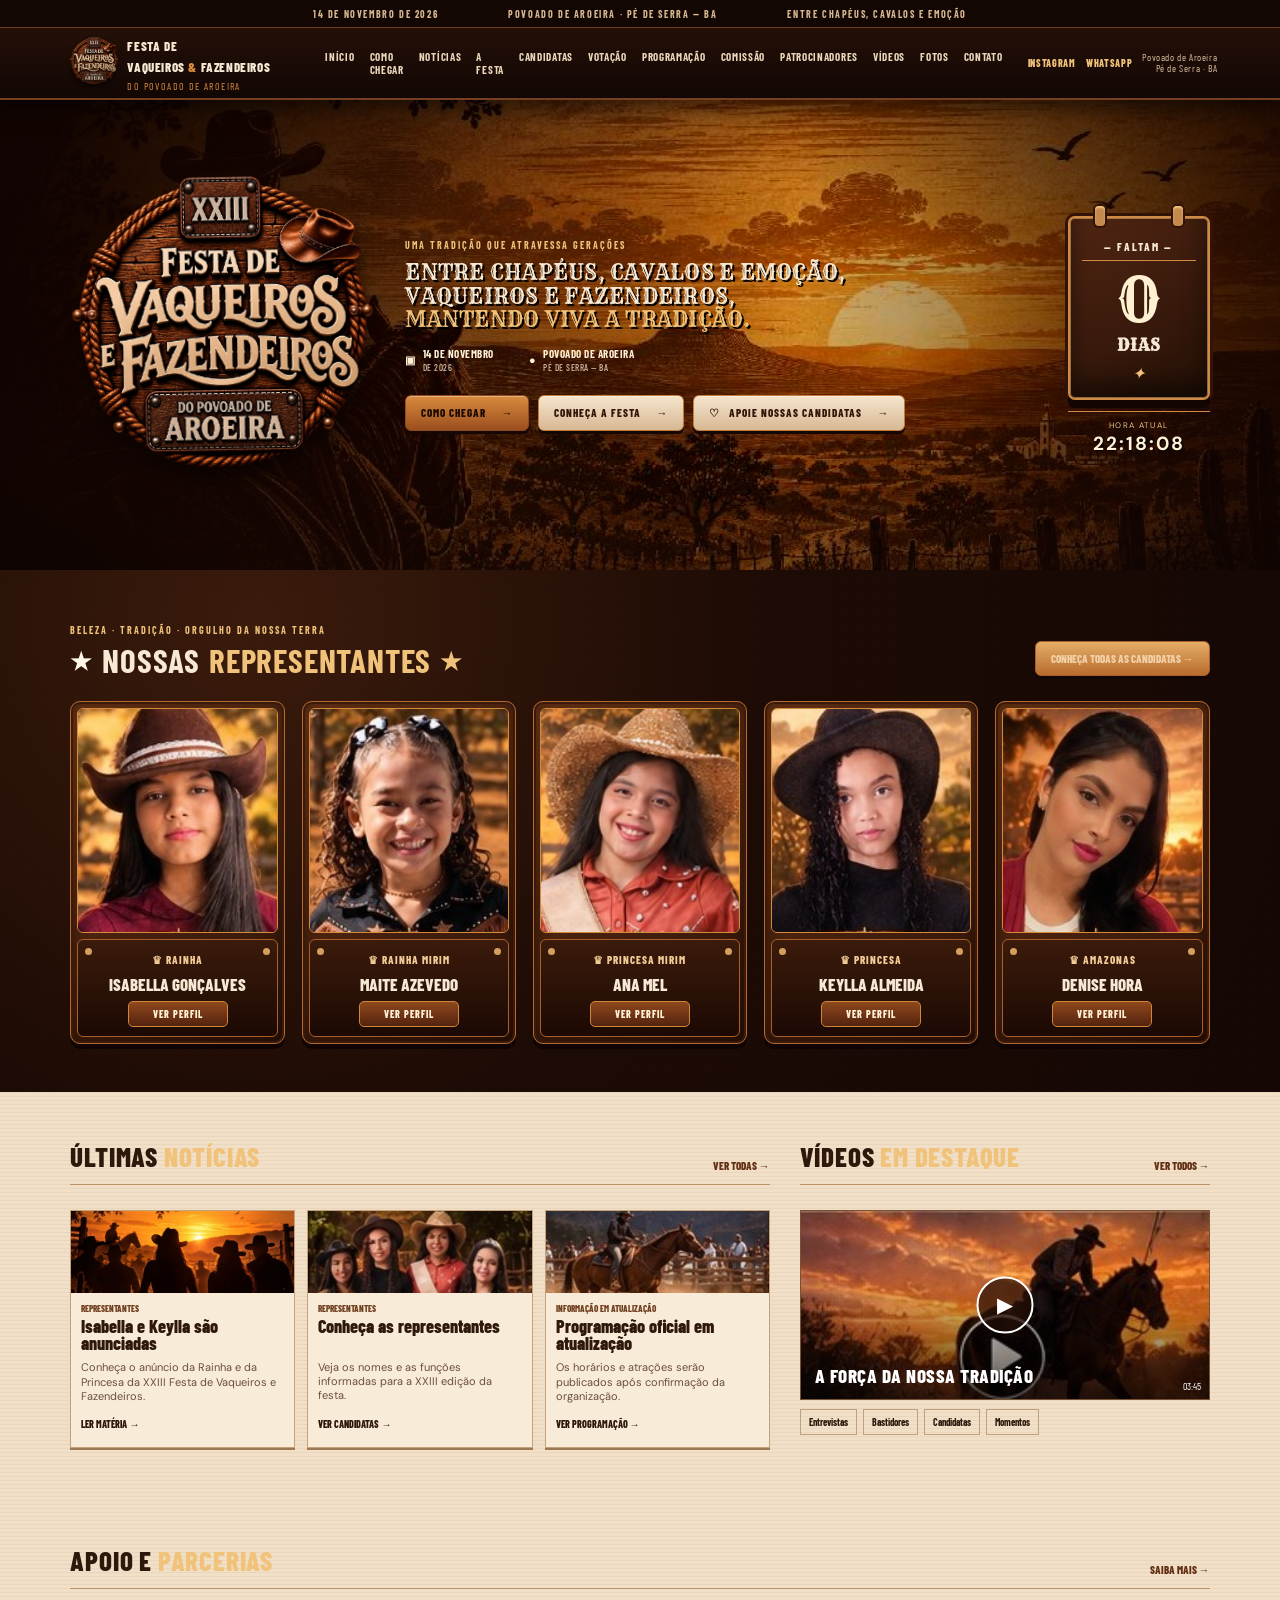
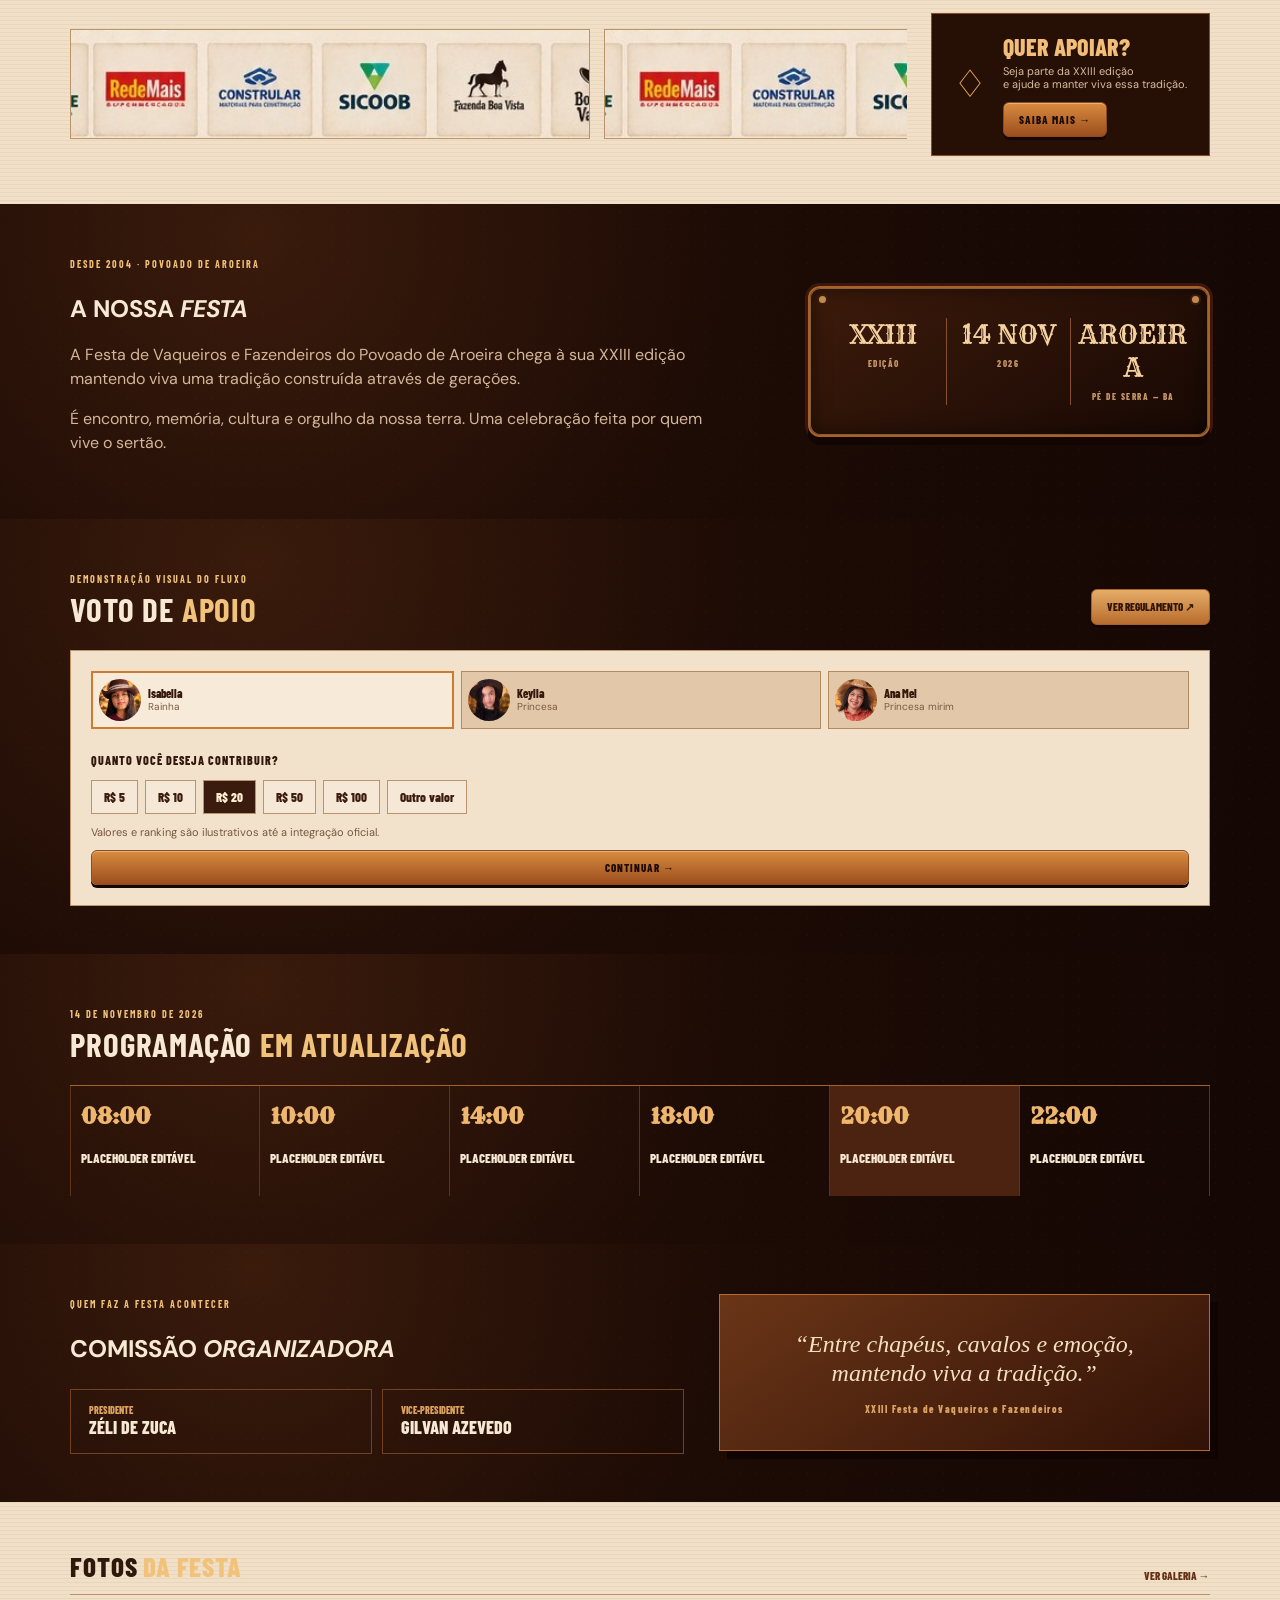
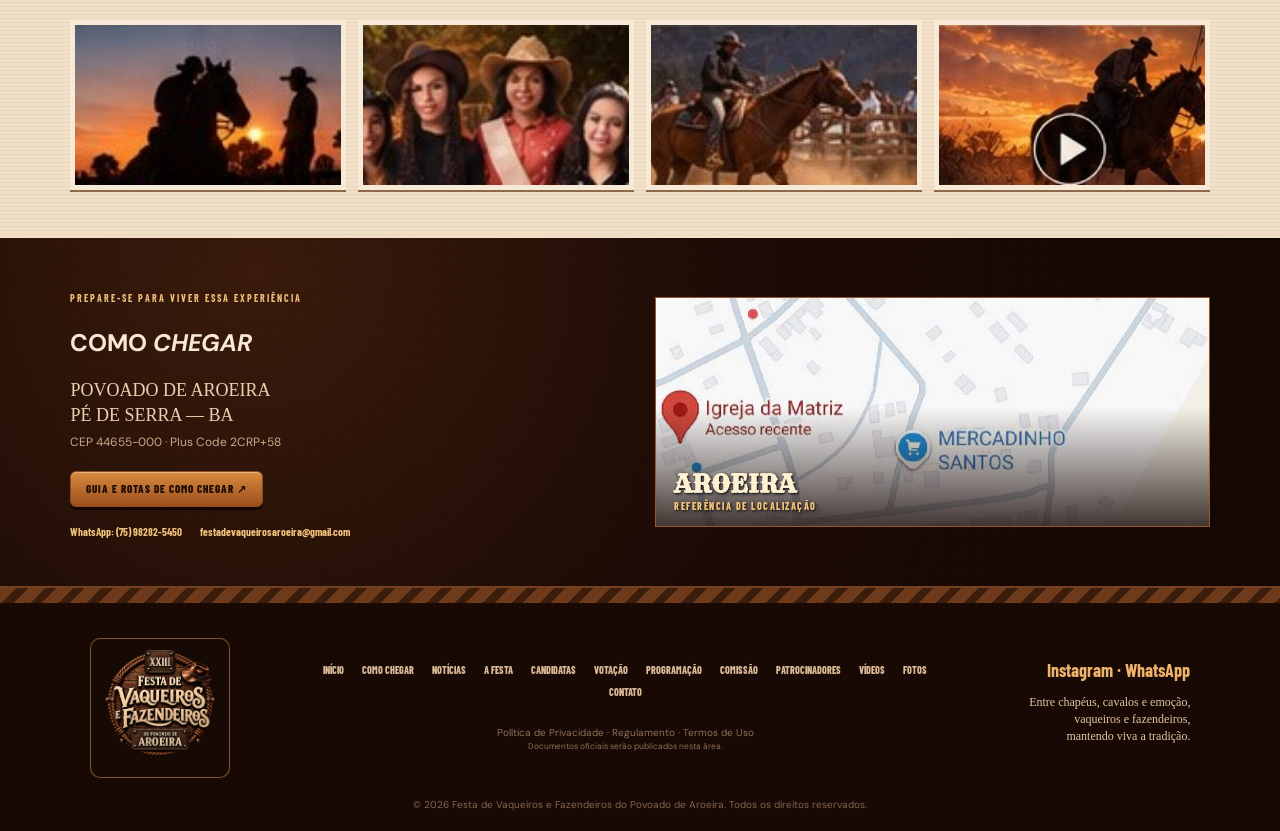
<file: index.html>
<!doctype html>
<html lang="pt-BR">
<head>
<meta charset="utf-8">
<meta name="viewport" content="width=device-width,initial-scale=1">
<title>XXIII Festa de Vaqueiros e Fazendeiros — Aroeira</title>
<meta name="description" content="XXIII Festa de Vaqueiros e Fazendeiros do Povoado de Aroeira — Pé de Serra, BA.">
<link rel="preconnect" href="https://fonts.googleapis.com">
<link rel="preconnect" href="https://fonts.gstatic.com" crossorigin>
<link href="https://fonts.googleapis.com/css2?family=Barlow+Condensed:wght@400;500;600;700;800&family=DM+Sans:wght@400;500;600;700&family=Rye&display=swap" rel="stylesheet">
<link rel="stylesheet" href="styles.css?v=22">
</head>
<body>
<div class="topbar"><span>14 DE NOVEMBRO DE 2026</span><span>POVOADO DE AROEIRA · PÉ DE SERRA — BA</span><span>ENTRE CHAPÉUS, CAVALOS E EMOÇÃO</span></div>
<header class="header">
  <a class="brand" href="#inicio" aria-label="Festa de Vaqueiros e Fazendeiros">
    <img class="brand-logo" src="assets/logo-oficial.webp" alt="XXIII Festa de Vaqueiros e Fazendeiros do Povoado de Aroeira"><span class="brand-copy"><b>FESTA DE<br>VAQUEIROS <i>&</i> FAZENDEIROS</b><small>DO POVOADO DE AROEIRA</small></span>
  </a>
  <button class="hamb" aria-label="Abrir menu" aria-expanded="false" aria-controls="site-nav">☰</button>
  <nav class="nav" id="site-nav">
    <a href="#inicio">Início</a><a href="como-chegar.html">Como chegar</a><a href="#noticias">Notícias</a><a href="#festa">A festa</a><a href="#candidatas">Candidatas</a><a href="#votacao">Votação</a><a href="#programacao">Programação</a><a href="#comissao">Comissão</a><a href="#patrocinadores">Patrocinadores</a><a href="#midia">Vídeos</a><a href="#galeria">Fotos</a><a href="#contato">Contato</a>
  </nav>
  <div class="social"><a href="https://www.instagram.com/festadevaqueiros_aroeira?stkn=MW5icGoyaG5nNHZ4cQ==" target="_blank" rel="noopener noreferrer">Instagram</a><a href="https://wa.me/5575982825450" target="_blank" rel="noopener noreferrer">WhatsApp</a><small>Povoado de Aroeira<br>Pé de Serra · BA</small></div>
</header>

<main id="inicio">
<section class="hero">
  <div class="hero-scene"></div><div class="hero-vignette"></div>
  <div class="rope rope-left"></div><div class="rope rope-right"></div>
  <div class="hero-logo official-logo"><img src="assets/logo-oficial.webp" alt="XXIII Festa de Vaqueiros e Fazendeiros do Povoado de Aroeira"></div>
  <div class="hero-center">
    <div class="eyebrow">UMA TRADIÇÃO QUE ATRAVESSA GERAÇÕES</div>
    <h1>ENTRE CHAPÉUS, CAVALOS E EMOÇÃO,<br>VAQUEIROS E FAZENDEIROS,<br><em>MANTENDO VIVA A TRADIÇÃO.</em></h1>
    <div class="meta"><span>▣ <b>14 DE NOVEMBRO<br><small>DE 2026</small></b></span><span>● <b>POVOADO DE AROEIRA<br><small>PÉ DE SERRA — BA</small></b></span></div>
    <div class="hero-actions"><a class="btn copper" href="como-chegar.html">COMO CHEGAR <b>→</b></a><a class="btn cream" href="#festa">CONHEÇA A FESTA <b>→</b></a><a class="btn cream" href="#votacao">♡ &nbsp; APOIE NOSSAS CANDIDATAS <b>→</b></a></div>
  </div>
  <div class="countdown-stack"><div class="countdown plaque"><small>— FALTAM —</small><b id="days">63</b><strong>DIAS</strong><i>✦</i></div><div class="live-clock" aria-label="Horário atual"><small>HORA ATUAL</small><b id="currentTime">00:00:00</b></div></div>
</section>

<section class="representantes section dark" id="candidatas">
  <div class="section-title"><div><span class="eyebrow">BELEZA · TRADIÇÃO · ORGULHO DA NOSSA TERRA</span><h2>NOSSAS <em>REPRESENTANTES</em></h2></div><a class="small-btn" href="#candidatas">CONHEÇA TODAS AS CANDIDATAS →</a></div>
  <div class="candidate-grid">
    <article class="candidate"><div class="portrait"><img src="assets/isabella.jpg" alt="Isabella Gonçalves"></div><div class="card-name"><small>♛ RAINHA</small><h3>ISABELLA GONÇALVES</h3><button data-person="isabella">VER PERFIL</button></div></article>
    <article class="candidate"><div class="portrait"><img src="assets/maite.jpg" alt="Maite Azevedo"></div><div class="card-name"><small>♛ RAINHA MIRIM</small><h3>MAITE AZEVEDO</h3><button data-person="maite">VER PERFIL</button></div></article>
    <article class="candidate"><div class="portrait"><img src="assets/ana.jpg" alt="Ana Mel"></div><div class="card-name"><small>♛ PRINCESA MIRIM</small><h3>ANA MEL</h3><button data-person="ana">VER PERFIL</button></div></article>
    <article class="candidate"><div class="portrait"><img src="assets/keylla.jpg" alt="Keylla Almeida"></div><div class="card-name"><small>♛ PRINCESA</small><h3>KEYLLA ALMEIDA</h3><button data-person="keylla">VER PERFIL</button></div></article>
    <article class="candidate"><div class="portrait"><img src="assets/denise.jpg" alt="Denise Hora"></div><div class="card-name"><small>♛ AMAZONAS</small><h3>DENISE HORA</h3><button data-person="denise">VER PERFIL</button></div></article>
  </div>
</section>

<section class="news section light" id="noticias">
 <div class="two-col">
  <div><div class="section-title light-title"><h2>ÚLTIMAS <em>NOTÍCIAS</em></h2><a href="#noticias">VER TODAS →</a></div><div class="news-grid">
   <article class="news-card"><img src="assets/noticia-isabella-keylla.jpg" alt="Isabella Gonçalves e Keylla Almeida" loading="lazy"><small>REPRESENTANTES</small><h3>Isabella e Keylla são anunciadas</h3><p>Conheça o anúncio da Rainha e da Princesa da XXIII Festa de Vaqueiros e Fazendeiros.</p><a href="noticia-isabella-keylla.html">LER MATÉRIA →</a></article>
   <article class="news-card"><img src="assets/news2.jpg" alt="Representantes da festa" loading="lazy"><small>REPRESENTANTES</small><h3>Conheça as representantes</h3><p>Veja os nomes e as funções informadas para a XXIII edição da festa.</p><a href="#candidatas">VER CANDIDATAS →</a></article>
   <article class="news-card"><img src="assets/news3.jpg" alt="Atualização da programação"><small>INFORMAÇÃO EM ATUALIZAÇÃO</small><h3>Programação oficial em atualização</h3><p>Os horários e atrações serão publicados após confirmação da organização.</p><a href="#programacao">VER PROGRAMAÇÃO →</a></article>
  </div></div>
  <div id="midia"><div class="section-title light-title"><h2>VÍDEOS <em>EM DESTAQUE</em></h2><a href="#midia">VER TODOS →</a></div><div class="video-card"><img src="assets/video.jpg" alt="A força da nossa tradição"><button aria-label="Reproduzir">▶</button><span>03:45</span><b>A FORÇA DA NOSSA TRADIÇÃO</b></div><div class="video-tabs"><span>Entrevistas</span><span>Bastidores</span><span>Candidatas</span><span>Momentos</span></div></div>
 </div>
</section>

<section class="sponsor section light" id="patrocinadores">
 <div class="section-title light-title"><h2>APOIO E <em>PARCERIAS</em></h2><a href="#contato">SAIBA MAIS →</a></div>
 <div class="sponsor-row sponsor-carousel" aria-label="Logos de apoio e parcerias"><div class="sponsor-track"><img src="assets/sponsors.jpg" alt="Logos de apoio e parcerias" loading="lazy"><img src="assets/sponsors.jpg" alt="Logos de apoio e parcerias" loading="lazy" aria-hidden="true"></div></div>
 <aside class="sponsor-cta"><div class="handshake">♢</div><div><h3>QUER APOIAR?</h3><p>Seja parte da XXIII edição<br>e ajude a manter viva essa tradição.</p><a class="btn copper" href="#contato">SAIBA MAIS →</a></div></aside>
</section>

<section class="section dark info" id="festa">
 <div class="info-card"><span class="eyebrow">DESDE 2004 · POVOADO DE AROEIRA</span><h2>A NOSSA <em>FESTA</em></h2><p>A Festa de Vaqueiros e Fazendeiros do Povoado de Aroeira chega à sua XXIII edição mantendo viva uma tradição construída através de gerações.</p><p>É encontro, memória, cultura e orgulho da nossa terra. Uma celebração feita por quem vive o sertão.</p></div>
 <div class="stats plaque"><div><b>XXIII</b><small>EDIÇÃO</small></div><div><b>14 NOV</b><small>2026</small></div><div><b>AROEIRA</b><small>PÉ DE SERRA — BA</small></div></div>
</section>

<section class="section dark vote" id="votacao">
 <div class="section-title"><div><span class="eyebrow">DEMONSTRAÇÃO VISUAL DO FLUXO</span><h2>VOTO DE <em>APOIO</em></h2></div><button class="small-btn" id="reg">VER REGULAMENTO ↗</button></div>
 <div class="vote-grid"><div class="vote-box"><div class="pick-row"><button class="selected" data-candidate="Isabella Gonçalves"><img src="assets/isabella.jpg" alt="Isabella Gonçalves"><b>Isabella<br><small>Rainha</small></b></button><button data-candidate="Keylla Almeida"><img src="assets/keylla.jpg" alt="Keylla Almeida"><b>Keylla<br><small>Princesa</small></b></button><button data-candidate="Ana Mel"><img src="assets/ana.jpg" alt="Ana Mel"><b>Ana Mel<br><small>Princesa mirim</small></b></button></div><label>QUANTO VOCÊ DESEJA CONTRIBUIR?</label><div class="amounts"><button>R$ 5</button><button>R$ 10</button><button class="active">R$ 20</button><button>R$ 50</button><button>R$ 100</button><button>Outro valor</button></div><p class="hint">Valores e ranking são ilustrativos até a integração oficial.</p><button class="btn copper wide" id="continueVote">CONTINUAR →</button></div></div>
</section>

<section class="section dark schedule" id="programacao"><div class="section-title"><div><span class="eyebrow">14 DE NOVEMBRO DE 2026</span><h2>PROGRAMAÇÃO <em>EM ATUALIZAÇÃO</em></h2></div></div><div class="timeline"><div><b>08:00</b><span>PLACEHOLDER EDITÁVEL</span></div><div><b>10:00</b><span>PLACEHOLDER EDITÁVEL</span></div><div><b>14:00</b><span>PLACEHOLDER EDITÁVEL</span></div><div><b>18:00</b><span>PLACEHOLDER EDITÁVEL</span></div><div class="highlight"><b>20:00</b><span>PLACEHOLDER EDITÁVEL</span></div><div><b>22:00</b><span>PLACEHOLDER EDITÁVEL</span></div></div></section>

<section class="section dark commission" id="comissao"><div><span class="eyebrow">QUEM FAZ A FESTA ACONTECER</span><h2>COMISSÃO <em>ORGANIZADORA</em></h2><div class="people"><div><small>Presidente</small><b>ZÉLI DE ZUCA</b></div><div><small>Vice-presidente</small><b>GILVAN AZEVEDO</b></div></div></div><div class="leather-note">“Entre chapéus, cavalos e emoção,<br>mantendo viva a tradição.”<small>XXIII Festa de Vaqueiros e Fazendeiros</small></div></section>

<section class="gallery section light" id="galeria"><div class="section-title light-title"><h2>FOTOS <em>DA FESTA</em></h2><a href="#galeria">VER GALERIA →</a></div><div class="gallery-grid"><img src="assets/news1.jpg" alt="Registro visual da festa" loading="lazy" tabindex="0" role="button"><img src="assets/news2.jpg" alt="Representantes da festa" loading="lazy" tabindex="0" role="button"><img src="assets/news3.jpg" alt="Imagem ilustrativa da programação" loading="lazy" tabindex="0" role="button"><img src="assets/video.jpg" alt="Imagem ilustrativa da tradição da festa" loading="lazy" tabindex="0" role="button"></div></section>

<section class="location section dark" id="contato"><div><span class="eyebrow">PREPARE-SE PARA VIVER ESSA EXPERIÊNCIA</span><h2>COMO <em>CHEGAR</em></h2><p class="lead">POVOADO DE AROEIRA<br>PÉ DE SERRA — BA<br><small>CEP 44655-000 · Plus Code 2CRP+58</small></p><a class="btn copper" href="como-chegar.html">GUIA E ROTAS DE COMO CHEGAR ↗</a><div class="contact-details"><a href="https://wa.me/5575982825450" target="_blank" rel="noopener noreferrer">WhatsApp: (75) 98282-5450</a><a href="mailto:festadevaqueirosaroeira@gmail.com">festadevaqueirosaroeira@gmail.com</a></div></div><div class="map-art"><img src="assets/mapa-aroeira.jpg" alt="Mapa de referência do Povoado de Aroeira, Pé de Serra - Bahia" loading="lazy"><div class="map-overlay"><b>AROEIRA</b><small>REFERÊNCIA DE LOCALIZAÇÃO</small></div></div></section>
</main>

<footer class="footer"><div class="footer-rope"></div><div class="footer-main"><img src="assets/logo-oficial.webp" alt="Logo oficial da festa" class="footer-logo"><div class="footer-links"><a href="#inicio">INÍCIO</a><a href="como-chegar.html">COMO CHEGAR</a><a href="#noticias">NOTÍCIAS</a><a href="#festa">A FESTA</a><a href="#candidatas">CANDIDATAS</a><a href="#votacao">VOTAÇÃO</a><a href="#programacao">PROGRAMAÇÃO</a><a href="#comissao">COMISSÃO</a><a href="#patrocinadores">PATROCINADORES</a><a href="#midia">VÍDEOS</a><a href="#galeria">FOTOS</a><a href="#contato">CONTATO</a><div class="legal">Política de Privacidade · Regulamento · Termos de Uso<br><small>Documentos oficiais serão publicados nesta área.</small></div></div><div class="footer-slogan"><span><a href="https://www.instagram.com/festadevaqueiros_aroeira?stkn=MW5icGoyaG5nNHZ4cQ==" target="_blank" rel="noopener noreferrer">Instagram</a> · <a href="https://wa.me/5575982825450" target="_blank" rel="noopener noreferrer">WhatsApp</a></span><p>Entre chapéus, cavalos e emoção,<br>vaqueiros e fazendeiros,<br>mantendo viva a tradição.</p></div></div><div class="copyright">© 2026 Festa de Vaqueiros e Fazendeiros do Povoado de Aroeira. Todos os direitos reservados.</div></footer>

<div class="modal" id="modal" role="dialog" aria-modal="true" aria-labelledby="modalTitle" aria-hidden="true"><div class="modal-box"><button class="close" aria-label="Fechar janela">×</button><div id="modalContent"><h2 id="modalTitle" class="sr-only">Detalhes</h2></div></div></div>
<script src="script.js?v=7"></script>
</body>
</html>
</file>
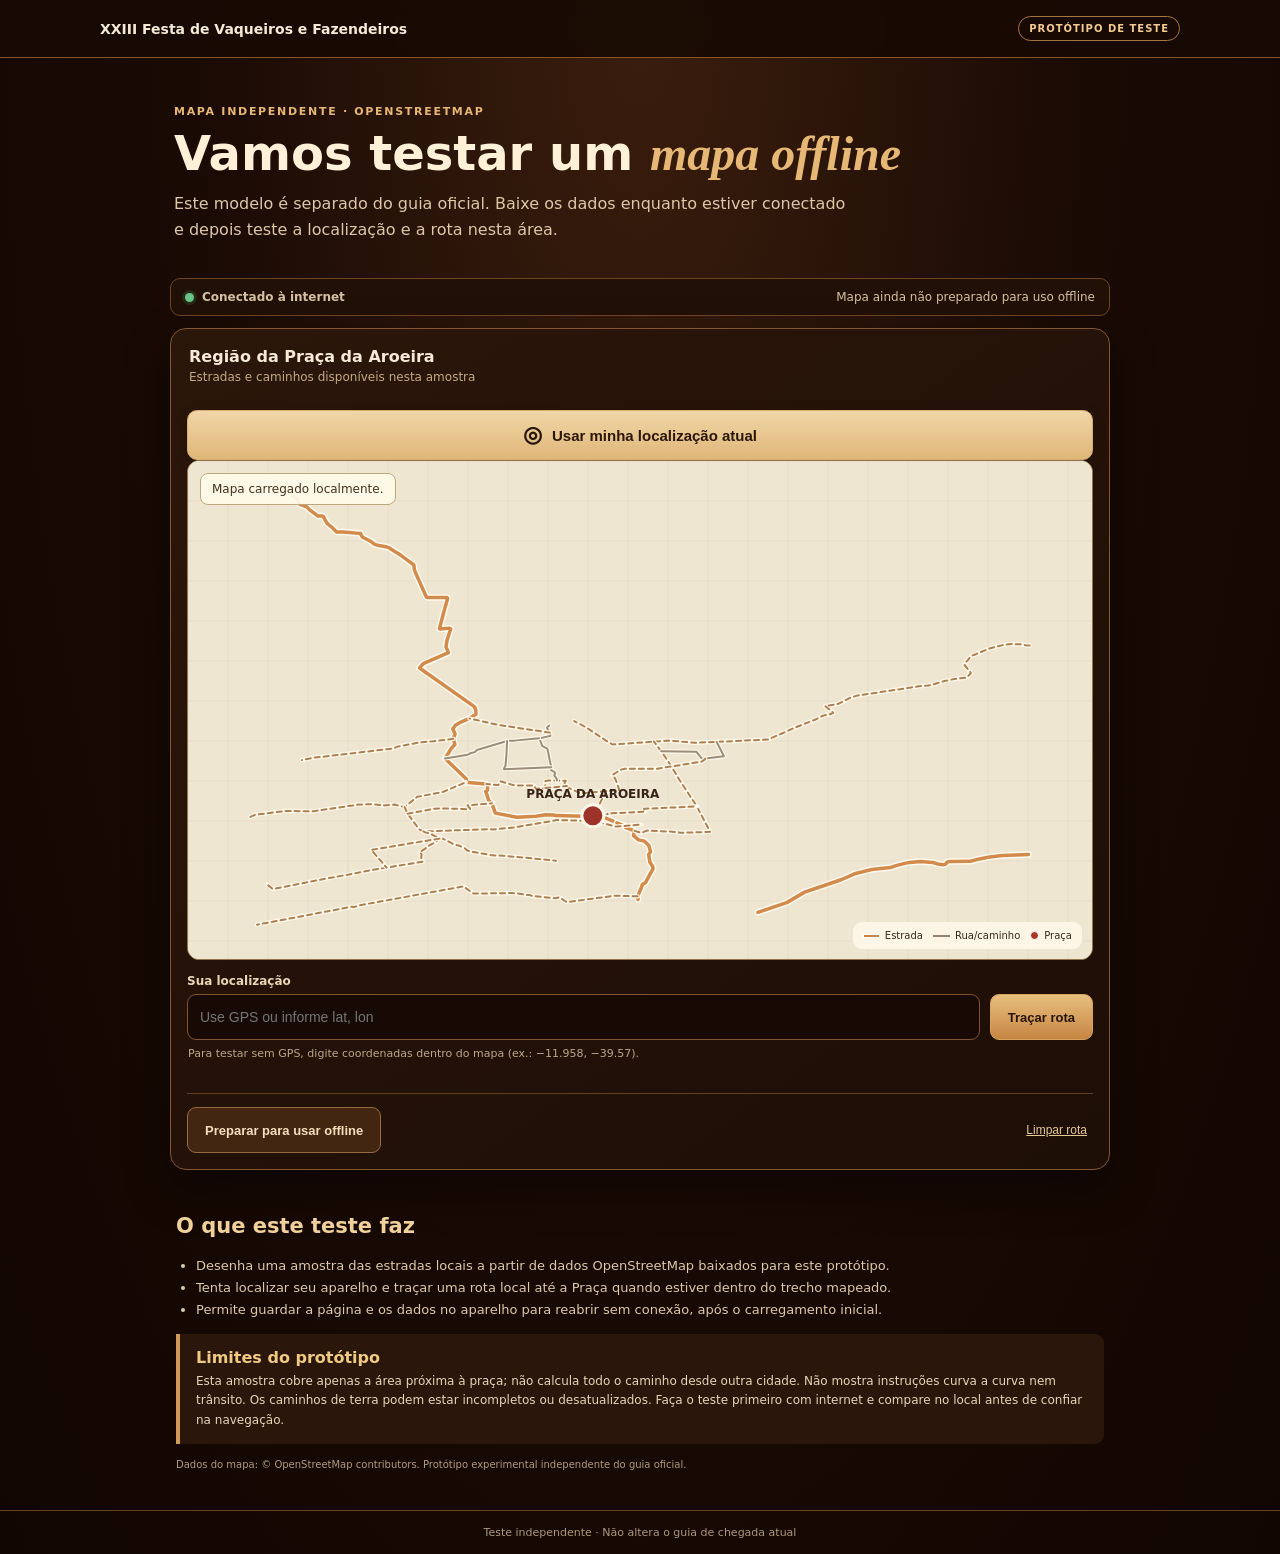
<file: mapa-offline-teste/index.html>
<!doctype html>
<html lang="pt-BR">
<head>
<meta charset="utf-8"><meta name="viewport" content="width=device-width,initial-scale=1,viewport-fit=cover">
<meta name="theme-color" content="#20110a"><meta name="description" content="Protótipo independente para testar mapa e rota local sem internet na região de Aroeira.">
<title>Teste de mapa offline | Festa de Vaqueiros de Aroeira</title><link rel="stylesheet" href="style.css?v=3"><link rel="manifest" href="manifest.webmanifest"><meta name="apple-mobile-web-app-capable" content="yes">
</head>
<body>
<header class="top"><a class="brand" href="../">XXIII Festa de Vaqueiros e Fazendeiros</a><span class="test-pill">PROTÓTIPO DE TESTE</span></header>
<main>
<section class="intro"><p class="eyebrow">MAPA INDEPENDENTE · OPENSTREETMAP</p><h1>Vamos testar um <em>mapa offline</em></h1><p>Este modelo é separado do guia oficial. Baixe os dados enquanto estiver conectado e depois teste a localização e a rota nesta área.</p></section>
<section class="status-row"><span id="connectivity" class="status"><i></i>Verificando conexão…</span><span id="cache-status">Mapa ainda não preparado para uso offline</span></section>
<section class="map-card"><div class="map-head"><div><strong>Região da Praça da Aroeira</strong><small>Estradas e caminhos disponíveis nesta amostra</small></div></div><button id="locate" class="locate-button" type="button"><span aria-hidden="true">◎</span> Usar minha localização atual</button><div class="map-wrap"><canvas id="map" aria-label="Mapa vetorial da região da Praça da Aroeira"></canvas><div id="map-message" class="map-message">Carregando os dados locais do mapa…</div><div class="map-legend"><span><i class="road-main"></i>Estrada</span><span><i class="road-small"></i>Rua/caminho</span><span><i class="pin-dest"></i>Praça</span></div><div id="gps-dot" class="gps-dot" hidden></div></div>
<div class="route-controls"><div class="field"><label for="origin">Sua localização</label><input id="origin" type="text" inputmode="decimal" placeholder="Use GPS ou informe lat, lon" autocomplete="off"></div><button id="route" class="primary" type="button">Traçar rota</button></div><p class="route-hint">Para testar sem GPS, digite coordenadas dentro do mapa (ex.: −11.958, −39.57).</p><div id="route-result" class="route-result" role="status" aria-live="polite"></div>
<div class="offline-actions"><button id="prepare" class="secondary" type="button">Preparar para usar offline</button><button id="clear-route" class="text-button" type="button">Limpar rota</button></div></section>
<section class="notes"><h2>O que este teste faz</h2><ul><li>Desenha uma amostra das estradas locais a partir de dados OpenStreetMap baixados para este protótipo.</li><li>Tenta localizar seu aparelho e traçar uma rota local até a Praça quando estiver dentro do trecho mapeado.</li><li>Permite guardar a página e os dados no aparelho para reabrir sem conexão, após o carregamento inicial.</li></ul><div class="caution"><strong>Limites do protótipo</strong><p>Esta amostra cobre apenas a área próxima à praça; não calcula todo o caminho desde outra cidade. Não mostra instruções curva a curva nem trânsito. Os caminhos de terra podem estar incompletos ou desatualizados. Faça o teste primeiro com internet e compare no local antes de confiar na navegação.</p></div><p class="attribution">Dados do mapa: © OpenStreetMap contributors. Protótipo experimental independente do guia oficial.</p></section>
</main><footer>Teste independente · Não altera o guia de chegada atual</footer>
<script src="app.js?v=3" defer></script>
</body></html>
</file>
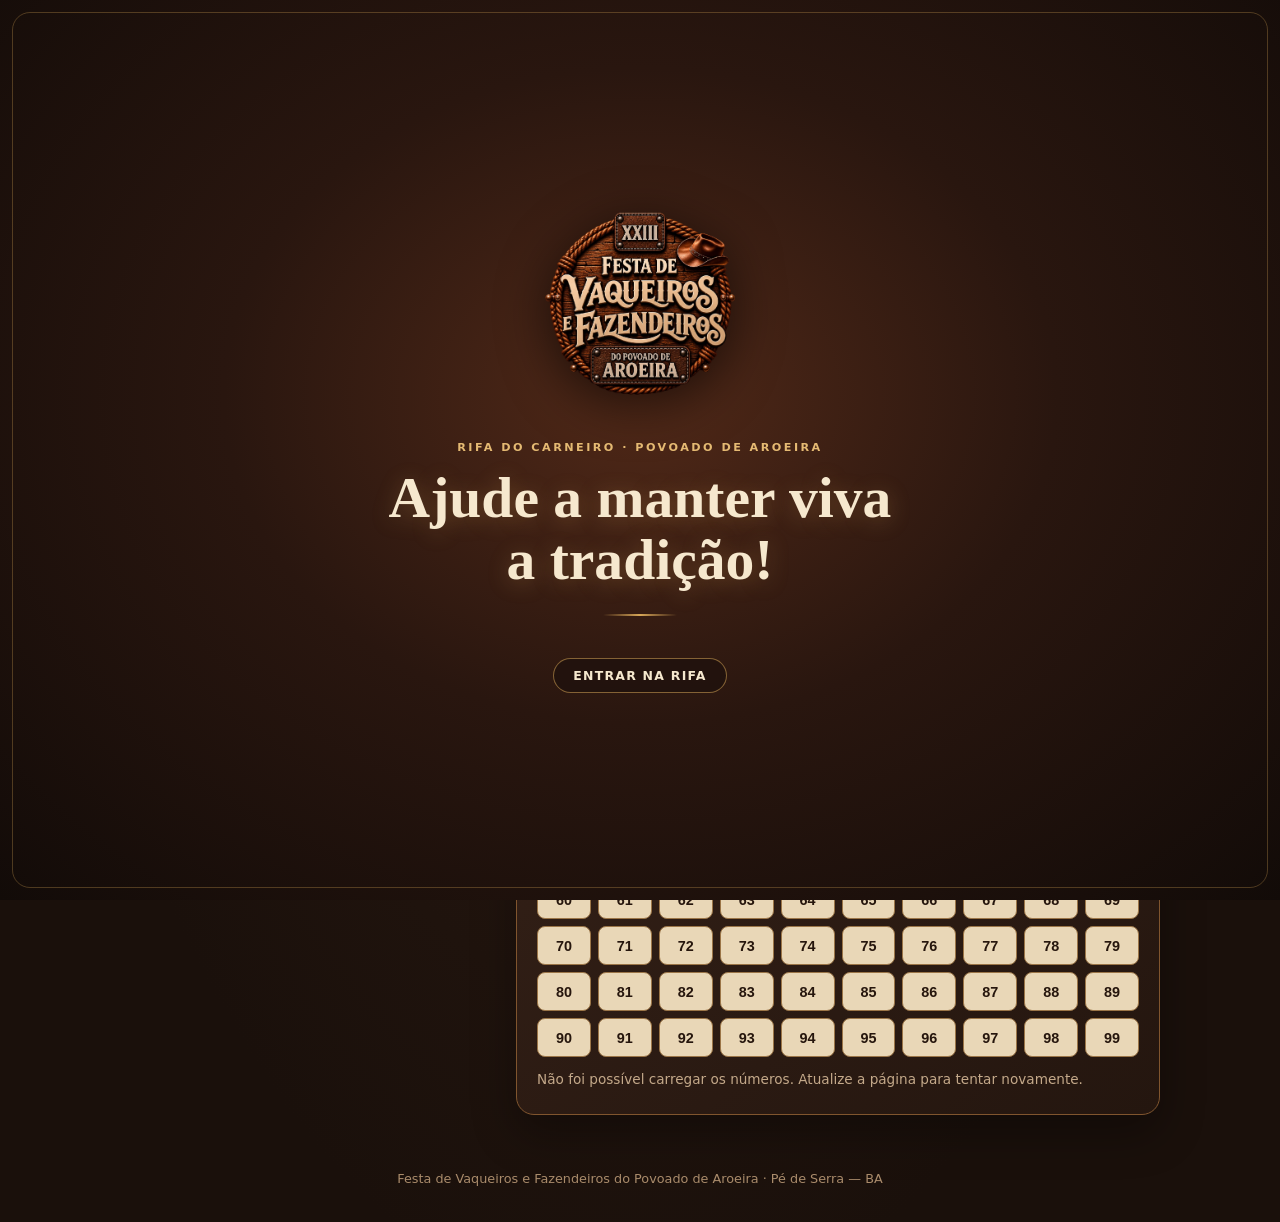
<file: rifa/index.html>
<!doctype html>
<html lang="pt-BR">
<head>
<meta charset="utf-8"><meta name="viewport" content="width=device-width,initial-scale=1">
<title>Rifa do Carneiro | XXIII Festa de Vaqueiros e Fazendeiros</title>
<meta name="description" content="Participe da Rifa do Carneiro em prol da Festa de Vaqueiros e Fazendeiros do Povoado de Aroeira.">
<meta name="theme-color" content="#24130d">
<style>
:root{--bg:#1a100b;--panel:#2a1911;--leather:#3a2318;--gold:#d8a758;--cream:#f6e8ce;--muted:#c4a98a;--red:#a44832;--green:#62764b}*{box-sizing:border-box}body{margin:0;background:radial-gradient(ellipse at 50% -20%,#694126 0,#24160f 45%,var(--bg) 76%);color:var(--cream);font:16px/1.5 system-ui,-apple-system,Segoe UI,sans-serif;min-height:100vh}.wrap{width:min(1040px,100% - 28px);margin:auto}.top{text-align:center;padding:26px 10px 16px}.logo{width:min(180px,45vw);height:auto;filter:drop-shadow(0 8px 16px #0008)}.eyebrow{letter-spacing:.17em;text-transform:uppercase;color:var(--gold);font-size:.75rem;font-weight:800}.top h1{font-family:Georgia,serif;font-size:clamp(2rem,6vw,3.5rem);line-height:1.05;margin:12px 0;color:#f2d9ad;text-shadow:0 3px 12px #0008}.top p{color:var(--muted);margin:0}.layout{display:grid;grid-template-columns:minmax(240px,370px) 1fr;gap:26px;align-items:start;margin:18px auto 54px}.poster{width:100%;border:1px solid #a8763a;border-radius:18px;box-shadow:0 18px 45px #0008;display:block}.details,.numbers-card{background:linear-gradient(145deg,#382319,#24160f);border:1px solid #80552e;border-radius:18px;box-shadow:0 18px 45px #0005}.details{padding:22px}.prizes{display:grid;grid-template-columns:1fr 1fr;gap:10px;margin:16px 0}.prize{padding:13px;background:#1c110c;border:1px solid #76502c;border-radius:12px}.prize small{display:block;color:var(--gold);font-weight:800;letter-spacing:.08em}.prize b{font-family:Georgia,serif;font-size:1.18rem}.price{font-size:1.4rem;font-weight:900;color:var(--gold)}.rules{color:#e5d0b2;font-size:.92rem}.numbers-card{padding:20px;margin-top:16px}.section-head{display:flex;gap:12px;justify-content:space-between;align-items:end;flex-wrap:wrap}.section-head h2{font:700 1.5rem Georgia,serif;margin:0}.section-head p{margin:3px 0;color:var(--muted);font-size:.88rem}.legend{display:flex;gap:12px;flex-wrap:wrap;font-size:.78rem;color:#d9c3a4;margin:15px 0}.legend span{display:flex;align-items:center;gap:6px}.key{width:14px;height:14px;border-radius:4px;background:#573d2a;border:1px solid #a2794e}.key.free{background:#ead9bb}.key.busy{background:#52281f;position:relative}.key.busy:after{content:'';position:absolute;left:-1px;right:-1px;top:6px;height:2px;background:#efa88a;transform:rotate(-40deg)}.grid{display:grid;grid-template-columns:repeat(10,minmax(0,1fr));gap:7px}.num{min-height:39px;border:1px solid #9b7547;border-radius:8px;background:#e9d7b7;color:#26160d;font-weight:850;font-size:.9rem;cursor:pointer;transition:transform .15s,filter .15s}.num:hover:not(:disabled){transform:translateY(-2px);filter:brightness(1.1)}.num.busy{background:#54271f;color:#db9c83;text-decoration:line-through;border-color:#9c503d;cursor:not-allowed}.num.loading{opacity:.5}.status{min-height:25px;margin:12px 0 0;color:var(--muted);font-size:.85rem}.foot{text-align:center;color:#a98b6b;font-size:.8rem;padding:0 0 34px}.modal{position:fixed;inset:0;background:#0c0705df;display:none;place-items:center;padding:18px;z-index:5}.modal.open{display:grid}.dialog{width:min(440px,100%);background:#302016;border:1px solid #ad7b3e;border-radius:18px;padding:24px;box-shadow:0 24px 70px #000b;position:relative}.x{position:absolute;top:9px;right:13px;background:none;border:0;color:var(--cream);font-size:1.6rem;cursor:pointer}.dialog h2{font:700 1.6rem Georgia,serif;margin:0 30px 7px 0}.dialog p{color:var(--muted);margin:0 0 16px}.dialog label{display:block;font-weight:700;font-size:.85rem;margin:12px 0 5px}.dialog input{width:100%;padding:13px;border:1px solid #82603c;border-radius:9px;background:#1d120d;color:var(--cream);font-size:1rem}.submit{width:100%;padding:14px;margin-top:17px;border:0;border-radius:10px;background:linear-gradient(#edc078,#bd7d32);color:#26150b;font-weight:900;font-size:1rem;cursor:pointer}.submit:disabled{opacity:.6;cursor:wait}.error{color:#ffb7a4!important;min-height:22px;margin:8px 0 0!important;font-size:.88rem}.privacy{font-size:.75rem;color:#ad9577;margin-top:12px}@media(max-width:760px){.layout{grid-template-columns:1fr;max-width:530px;gap:16px}.poster{max-width:430px;margin:auto}.top{padding-top:18px}.details{padding:18px}.numbers-card{padding:15px}.grid{gap:5px}.num{min-height:35px;font-size:.82rem;border-radius:7px}}@media(max-width:360px){.grid{gap:3px}.num{min-height:32px;font-size:.75rem}.prize b{font-size:1rem}}

.entry-screen{position:fixed;inset:0;z-index:20;display:grid;place-items:center;overflow:hidden;padding:28px;background:radial-gradient(ellipse at 50% 44%,#512918 0,#29160f 46%,#120b08 100%);opacity:1;visibility:visible;transition:opacity .7s ease,visibility .7s ease}.entry-screen::before,.entry-screen::after{content:"";position:absolute;inset:0;pointer-events:none}.entry-screen::before{background:linear-gradient(110deg,transparent 25%,#f1cf8540 49%,transparent 68%);transform:translateX(-120%);animation:entryShine 1.8s .2s ease-out forwards}.entry-screen::after{inset:12px;border:1px solid #d8a7584d;border-radius:18px}.entry-screen.leaving{opacity:0;visibility:hidden;pointer-events:none}.entry-content{position:relative;z-index:1;text-align:center;width:min(540px,100%);animation:entryRise .85s both}.entry-logo{width:min(210px,54vw);max-height:210px;object-fit:contain;filter:drop-shadow(0 10px 25px #0009);animation:entryLogo 1.1s both}.entry-kicker{color:#e5ba73;font-size:.7rem;letter-spacing:.22em;text-transform:uppercase;font-weight:800;margin:16px 0 10px;opacity:0;animation:entryText .7s .25s forwards}.entry-message{font:700 clamp(2rem,7vw,3.6rem)/1.08 Georgia,serif;color:#f6e8ce;text-shadow:0 3px 22px #d8a7584a;margin:0 auto;max-width:520px;opacity:0;animation:entryText .8s .4s forwards}.entry-rule{width:74px;height:2px;margin:22px auto;background:linear-gradient(90deg,transparent,#d8a758,transparent);transform:scaleX(0);animation:entryRule .65s .75s forwards}.entry-skip{margin-top:20px;border:1px solid #d8a7588a;border-radius:30px;background:#20120dd9;color:#f6e8ce;padding:9px 19px;font:700 .78rem system-ui,sans-serif;letter-spacing:.1em;text-transform:uppercase;cursor:pointer;opacity:0;animation:entryText .5s .95s forwards}.entry-skip:hover{background:#d8a758;color:#24130d}@keyframes entryRise{from{opacity:0;transform:translateY(16px)}to{opacity:1;transform:translateY(0)}}@keyframes entryLogo{from{opacity:0;transform:scale(.9)}to{opacity:1;transform:scale(1)}}@keyframes entryText{to{opacity:1}}@keyframes entryRule{to{transform:scaleX(1)}}@keyframes entryShine{to{transform:translateX(120%)}}@media(prefers-reduced-motion:reduce){.entry-screen::before{animation:none}.entry-content,.entry-logo,.entry-kicker,.entry-message,.entry-rule,.entry-skip{animation:none;opacity:1;transform:none}.entry-rule{transform:scaleX(1)}}
</style>
</head>
<body><div class="entry-screen" id="entryScreen" aria-label="Ajude a manter viva a tradição"><div class="entry-content"><img class="entry-logo" src="https://festadevaqueirosaroeira.github.io/festa-vaqueiros-aroeira/assets/logo-oficial.webp" alt="Logo da Festa de Vaqueiros e Fazendeiros"><div class="entry-kicker">Rifa do Carneiro · Povoado de Aroeira</div><h1 class="entry-message">Ajude a manter viva a tradição!</h1><div class="entry-rule"></div><button class="entry-skip" id="entrySkip" type="button">Entrar na rifa</button></div></div><header class="top wrap"><div class="eyebrow">Em prol da Festa do Povoado de Aroeira</div><h1>Rifa do Carneiro</h1><p>Escolha seu número e participe. Boa sorte!</p></header>
<main class="wrap layout"><div><img class="poster" src="assets/cartaz-rifa.png" alt="Cartaz da Rifa do Carneiro: R$ 20,00 por número, primeiro prêmio um carneiro e segundo prêmio R$ 200,00"></div><div><section class="details"><div class="eyebrow">XXIII Festa de Vaqueiros e Fazendeiros</div><div class="prizes"><div class="prize"><small>1º PRÊMIO</small><b>1 carneiro</b></div><div class="prize"><small>2º PRÊMIO</small><b>R$ 200,00</b></div></div><div class="price">R$ 20,00 <span style="font-size:.9rem;color:#d8c3a4;font-weight:500">por número</span></div><p class="rules">O sorteio será pela Loteria Federal quando todos os números forem preenchidos. Você será direcionado para o WhatsApp para finalizar a compra.</p></section><section class="numbers-card"><div class="section-head"><div><h2>Escolha seu número</h2><p>Toque em um número disponível para reservar.</p></div></div><div class="legend"><span><i class="key free"></i> Disponível</span><span><i class="key busy"></i> Reservado</span></div><div class="grid" id="numbers" aria-label="Números da rifa"></div><div class="status" id="status" aria-live="polite">Carregando disponibilidade…</div></section></div></main><footer class="foot wrap">Festa de Vaqueiros e Fazendeiros do Povoado de Aroeira · Pé de Serra — BA</footer>
<div class="modal" id="modal" role="dialog" aria-modal="true" aria-labelledby="modal-title"><div class="dialog"><button class="x" id="close" aria-label="Fechar">×</button><h2 id="modal-title">Reservar número <span id="chosen"></span></h2><p>Preencha seus dados para continuar pelo WhatsApp.</p><form id="reserve"><label for="name">Nome completo</label><input id="name" name="name" autocomplete="name" maxlength="100" required><label for="phone">Seu telefone</label><input id="phone" name="phone" type="tel" autocomplete="tel" inputmode="tel" maxlength="20" placeholder="(00) 00000-0000" required><div class="error" id="error" role="alert"></div><button class="submit" id="send">Continuar para confirmar</button><div class="privacy">Seus dados serão usados apenas para identificar esta reserva e continuar o atendimento.</div></form></div></div>
<script>
(()=>{const screen=document.getElementById('entryScreen');if(!screen)return;let done=false;const dismiss=()=>{if(done)return;done=true;screen.classList.add('leaving');document.body.style.overflow='';setTimeout(()=>screen.remove(),800)};document.body.style.overflow='hidden';document.getElementById('entrySkip').addEventListener('click',dismiss);setTimeout(dismiss,2800)})();
(()=>{'use strict';const API='https://festa-rifa-carneiro.aroeiragfitness.workers.dev';const WA='5575991485206';const grid=document.getElementById('numbers'),modal=document.getElementById('modal'),status=document.getElementById('status'),form=document.getElementById('reserve'),error=document.getElementById('error');let selected=null,busy=new Set(),loading=false;
function draw(){grid.replaceChildren();for(const n of [0,...Array.from({length:99},(_,i)=>i+1)]){const b=document.createElement('button');b.type='button';b.className='num'+(busy.has(n)?' busy':'');b.textContent=String(n).padStart(2,'0');b.setAttribute('aria-label',`Número ${String(n).padStart(2,'0')}${busy.has(n)?', reservado':', disponível'}`);b.disabled=busy.has(n)||loading;b.addEventListener('click',()=>{selected=n;document.getElementById('chosen').textContent=String(n).padStart(2,'0');error.textContent='';modal.classList.add('open');document.getElementById('name').focus()});grid.append(b)}}
async function refresh(){try{const r=await fetch(API+'/api/numbers',{cache:'no-store'});if(!r.ok)throw Error();const d=await r.json();busy=new Set((d.reserved||[]).map(Number));status.textContent=`${100-busy.size} números disponíveis · ${busy.size} reservados`;draw()}catch{status.textContent='Não foi possível carregar os números. Atualize a página para tentar novamente.';draw()}}
function close(){if(!loading)modal.classList.remove('open')}document.getElementById('close').addEventListener('click',close);modal.addEventListener('click',e=>{if(e.target===modal)close()});document.addEventListener('keydown',e=>{if(e.key==='Escape')close()});
form.addEventListener('submit',async e=>{e.preventDefault();if(selected===null||loading)return;const name=document.getElementById('name').value.trim(),phone=document.getElementById('phone').value.trim();if(name.length<2||phone.replace(/\D/g,'').length<10){error.textContent='Confira seu nome e informe um telefone válido.';return}loading=true;error.textContent='Registrando sua reserva…';document.getElementById('send').disabled=true;draw();try{const r=await fetch(API+'/api/reservations',{method:'POST',headers:{'Content-Type':'application/json'},body:JSON.stringify({number:selected,name,phone})});const d=await r.json();if(r.status===409){error.textContent='Esse número acabou de ser reservado por outra pessoa. Escolha outro.';busy.add(selected);draw();await refresh();return}if(!r.ok)throw Error(d.error||'Não foi possível reservar.');busy.add(selected);draw();const msg=`Olá! Quero finalizar o pagamento da Rifa do Carneiro da Festa de Vaqueiros e Fazendeiros de Aroeira.\n\nNúmero escolhido: ${String(selected).padStart(2,'0')}\nNome: ${name}\nTelefone: ${phone}\nValor: R$ 20,00`;location.href=`https://wa.me/${WA}?text=${encodeURIComponent(msg)}`}catch{error.textContent='Não conseguimos registrar agora. Nenhum número foi reservado. Tente novamente.'}finally{loading=false;document.getElementById('send').disabled=false;draw()}});
draw();refresh();setInterval(refresh,15000)
})();
</script></body></html>
</file>
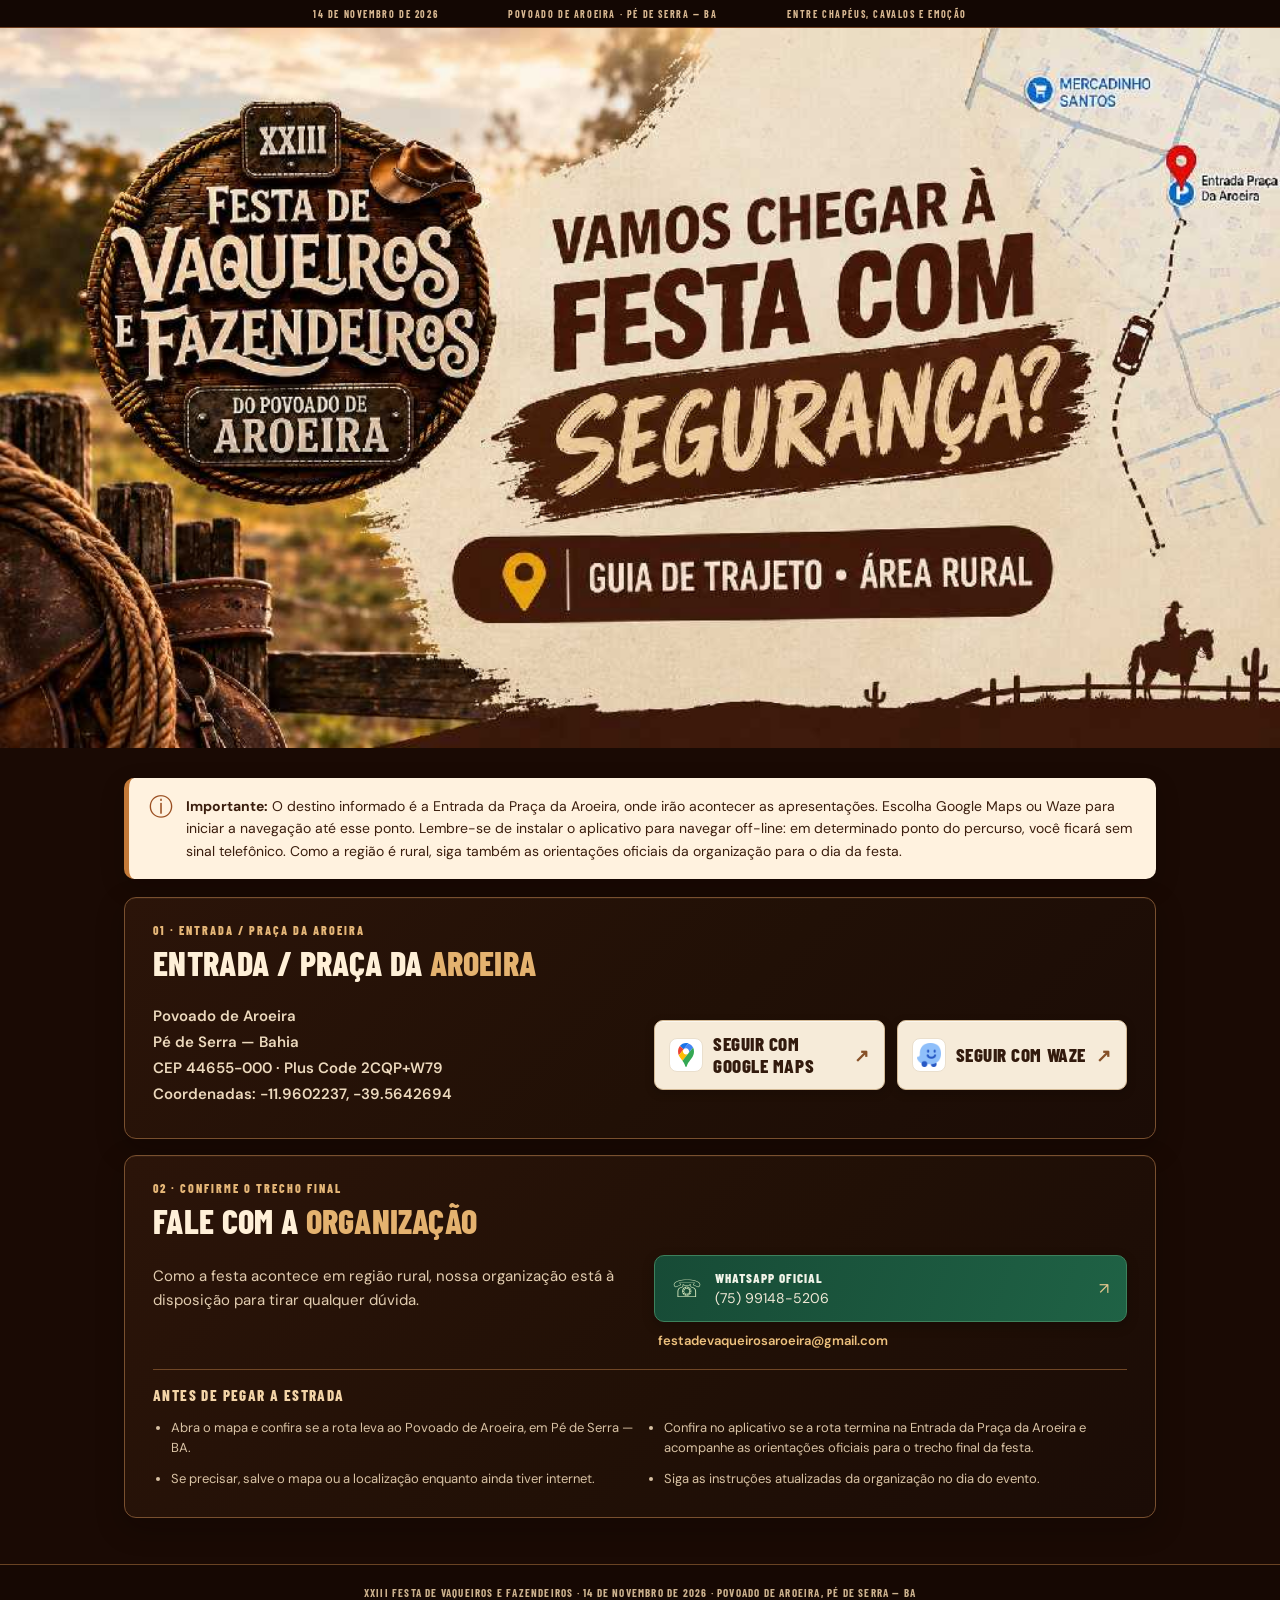
<file: como-chegar.html>
<!doctype html>
<html lang="pt-BR">
<head>
<meta charset="utf-8">
<meta name="viewport" content="width=device-width,initial-scale=1,viewport-fit=cover">
<meta name="theme-color" content="#241008">
<meta name="description" content="Orientações para chegar ao Povoado de Aroeira, Pé de Serra - BA, e se preparar para a XXIII Festa de Vaqueiros e Fazendeiros.">
<title>Como chegar | XXIII Festa de Vaqueiros e Fazendeiros</title>
<link rel="preconnect" href="https://fonts.googleapis.com"><link rel="preconnect" href="https://fonts.gstatic.com" crossorigin>
<link href="https://fonts.googleapis.com/css2?family=Barlow+Condensed:wght@400;500;600;700;800&family=DM+Sans:wght@400;500;600;700&family=Rye&display=swap" rel="stylesheet">
<link rel="stylesheet" href="styles.css?v=22">
<link rel="stylesheet" href="como-chegar.css?v=8">
</head>
<body class="arrival-page">
<div class="topbar"><span>14 DE NOVEMBRO DE 2026</span><span>POVOADO DE AROEIRA · PÉ DE SERRA — BA</span><span>ENTRE CHAPÉUS, CAVALOS E EMOÇÃO</span></div>

<main>
<section class="arrival-hero arrival-hero-banner" aria-label="Guia de trajeto para a XXIII Festa de Vaqueiros e Fazendeiros">
<img class="arrival-banner-image" src="assets/guia-trajeto-festa.jpg" alt="Vamos chegar à festa com segurança? Guia de trajeto para a área rural. Arte com a marca da XXIII Festa de Vaqueiros e Fazendeiros do Povoado de Aroeira e indicação da Entrada da Praça da Aroeira.">
</section>
<section class="arrival-content">
<div class="arrival-warning"><span aria-hidden="true">ⓘ</span><p><strong>Importante:</strong> O destino informado é a Entrada da Praça da Aroeira, onde irão acontecer as apresentações. Escolha Google Maps ou Waze para iniciar a navegação até esse ponto. Lembre-se de instalar o aplicativo para navegar off-line: em determinado ponto do percurso, você ficará sem sinal telefônico. Como a região é rural, siga também as orientações oficiais da organização para o dia da festa.</p></div>
<div class="arrival-grid">
<article class="arrival-card arrival-map-card"><span class="arrival-step">01 · ENTRADA / PRAÇA DA AROEIRA</span><h2>ENTRADA / PRAÇA DA <em>AROEIRA</em></h2><p class="arrival-address">Povoado de Aroeira<br>Pé de Serra — Bahia<br>CEP 44655-000 · Plus Code 2CQP+W79<br>Coordenadas: -11.9602237, -39.5642694</p><div class="navigation-options"><a class="arrival-primary nav-google" href="https://www.google.com/maps/dir/?api=1&destination=-11.9602237%2C-39.5642694&travelmode=driving" target="_blank" rel="noopener noreferrer"><img class="nav-brand-image google-maps-mark" src="assets/google-maps-icon.svg" alt=""><span>SEGUIR COM GOOGLE MAPS</span><span class="navigation-arrow">↗</span></a><a class="arrival-primary nav-waze" href="https://waze.com/ul?ll=-11.9602237%2C-39.5642694&navigate=yes&zoom=17&utm_source=festa_vaqueiros_aroeira" target="_blank" rel="noopener noreferrer"><img class="nav-brand-image waze-mark" src="assets/waze-icon.png" alt=""><span>SEGUIR COM WAZE</span><span class="navigation-arrow">↗</span></a></div></article>
<article class="arrival-card arrival-contact-card"><span class="arrival-step">02 · CONFIRME O TRECHO FINAL</span><h2>FALE COM A <em>ORGANIZAÇÃO</em></h2><p>Como a festa acontece em região rural, nossa organização está à disposição para tirar qualquer dúvida.</p><a class="arrival-contact" href="https://wa.me/5575991485206" target="_blank" rel="noopener noreferrer"><span class="contact-icon">☏</span><span><b>WHATSAPP OFICIAL</b><small>(75) 99148-5206</small></span><span class="contact-arrow">↗</span></a><a class="arrival-email" href="mailto:festadevaqueirosaroeira@gmail.com">festadevaqueirosaroeira@gmail.com</a><div class="arrival-checklist"><h3>ANTES DE PEGAR A ESTRADA</h3><ul><li>Abra o mapa e confira se a rota leva ao Povoado de Aroeira, em Pé de Serra — BA.</li><li>Confira no aplicativo se a rota termina na Entrada da Praça da Aroeira e acompanhe as orientações oficiais para o trecho final da festa.</li><li>Se precisar, salve o mapa ou a localização enquanto ainda tiver internet.</li><li>Siga as instruções atualizadas da organização no dia do evento.</li></ul></div></article>
</div>


</section>
</main>
<footer class="arrival-footer">XXIII FESTA DE VAQUEIROS E FAZENDEIROS · 14 DE NOVEMBRO DE 2026 · POVOADO DE AROEIRA, PÉ DE SERRA — BA</footer>
</body>
</html>
</file>
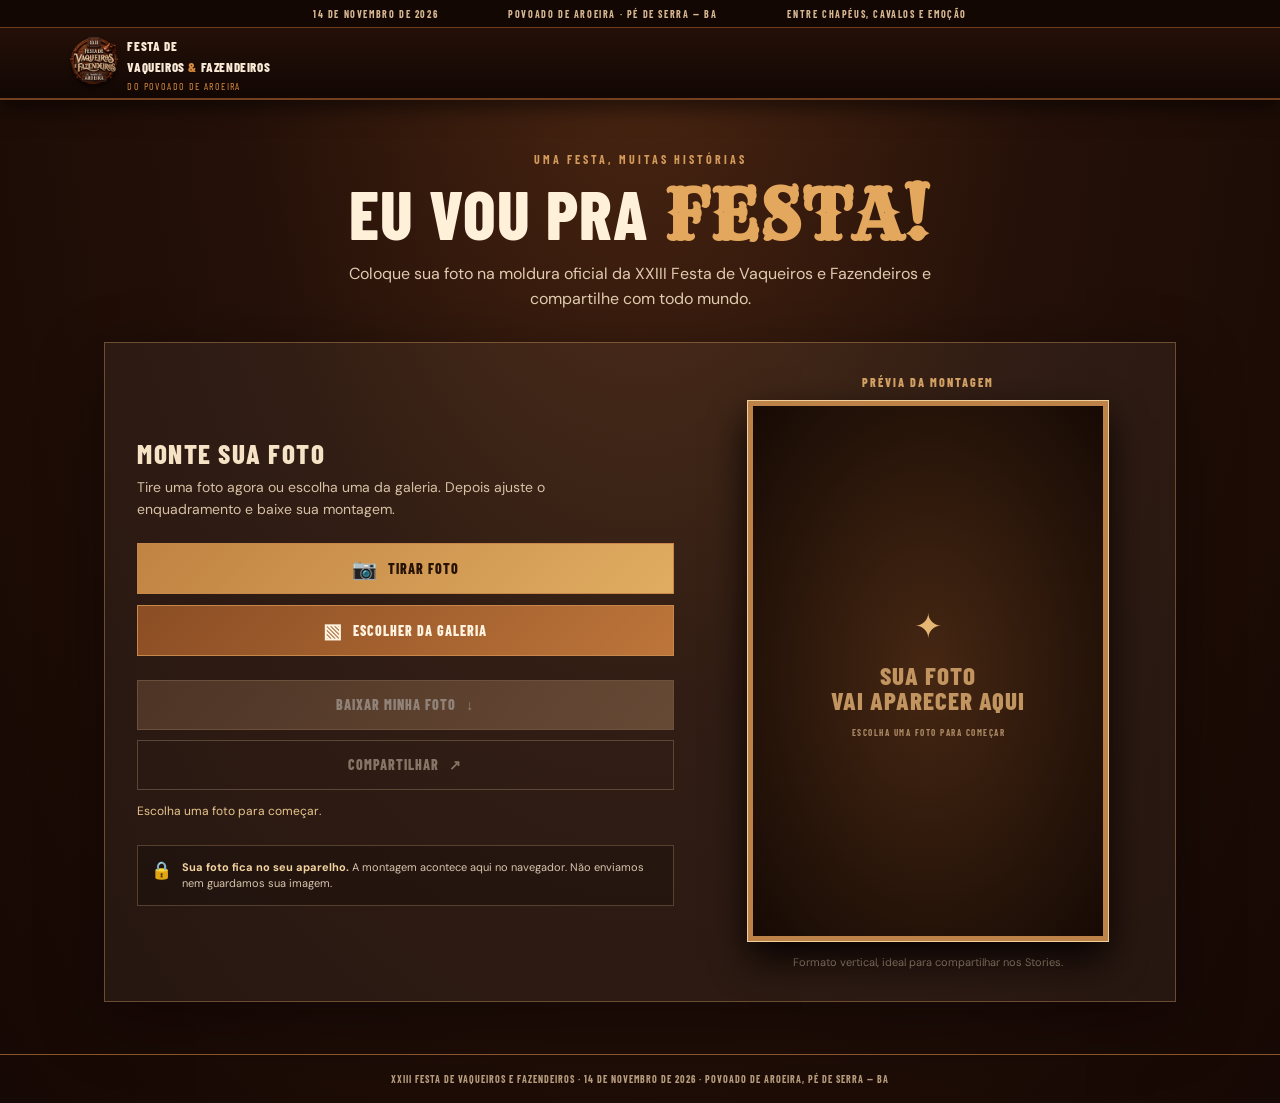
<file: foto-da-festa.html>
<!doctype html>
<html lang="pt-BR">
<head>
<meta charset="utf-8">
<meta name="viewport" content="width=device-width,initial-scale=1,viewport-fit=cover">
<meta name="theme-color" content="#241008">
<meta name="description" content="Monte sua foto para a XXIII Festa de Vaqueiros e Fazendeiros do Povoado de Aroeira. Escolha uma foto, faça a montagem e compartilhe.">
<title>Monte sua foto | XXIII Festa de Vaqueiros e Fazendeiros</title>
<link rel="preconnect" href="https://fonts.googleapis.com">
<link rel="preconnect" href="https://fonts.gstatic.com" crossorigin>
<link href="https://fonts.googleapis.com/css2?family=Barlow+Condensed:wght@500;600;700;800&family=DM+Sans:wght@400;500;600;700&family=Rye&display=swap" rel="stylesheet">
<link rel="stylesheet" href="styles.css?v=23">
<link rel="stylesheet" href="foto-da-festa.css?v=3">
</head>
<body class="photo-tool-page">
<div class="topbar"><span>14 DE NOVEMBRO DE 2026</span><span>POVOADO DE AROEIRA · PÉ DE SERRA — BA</span><span>ENTRE CHAPÉUS, CAVALOS E EMOÇÃO</span></div>
<header class="header">
  <a class="brand" href="index.html#inicio" aria-label="Festa de Vaqueiros e Fazendeiros">
    <img class="brand-logo" src="assets/logo-oficial.webp" alt="XXIII Festa de Vaqueiros e Fazendeiros do Povoado de Aroeira"><span class="brand-copy"><b>FESTA DE<br>VAQUEIROS <i>&</i> FAZENDEIROS</b><small>DO POVOADO DE AROEIRA</small></span>
  </a>

</header>
<main class="photo-main">
  <section class="photo-intro">
    <span class="photo-eyebrow">UMA FESTA, MUITAS HISTÓRIAS</span>
    <h1>EU VOU PRA <em>FESTA!</em></h1>
    <p>Coloque sua foto na moldura oficial da XXIII Festa de Vaqueiros e Fazendeiros e compartilhe com todo mundo.</p>
  </section>
  <section class="photo-maker" aria-label="Montagem da foto da festa">
    <div class="photo-controls">
      <h2>MONTE SUA FOTO</h2>
      <p class="photo-instructions">Tire uma foto agora ou escolha uma da galeria. Depois ajuste o enquadramento e baixe sua montagem.</p>
      <div class="photo-input-actions">
        <label class="photo-pick-button photo-camera" for="cameraInput"><span aria-hidden="true">📷</span> TIRAR FOTO</label>
        <label class="photo-pick-button" for="galleryInput"><span aria-hidden="true">▧</span> ESCOLHER DA GALERIA</label>
      </div>
      <input id="cameraInput" class="visually-hidden" type="file" accept="image/*" capture="user">
      <input id="galleryInput" class="visually-hidden" type="file" accept="image/*">
      <div class="photo-adjust" id="adjustControls" hidden>
        <label for="zoomControl">AJUSTAR ZOOM <span id="zoomValue">100%</span></label>
        <input id="zoomControl" type="range" min="100" max="250" value="100" step="1">
        <p>Arraste a foto para reposicionar. Use o controle para aproximar ou afastar.</p>
      </div>
      <div class="photo-result-actions">
        <button id="downloadPhoto" class="photo-submit" type="button" disabled>BAIXAR MINHA FOTO <span>↓</span></button>
        <button id="sharePhoto" class="photo-share" type="button" disabled>COMPARTILHAR <span>↗</span></button>
      </div>
      <p id="photoStatus" class="photo-status" role="status" aria-live="polite">Escolha uma foto para começar.</p>
      <div class="photo-privacy"><span aria-hidden="true">🔒</span><p><strong>Sua foto fica no seu aparelho.</strong> A montagem acontece aqui no navegador. Não enviamos nem guardamos sua imagem.</p></div>
    </div>
    <div class="photo-preview-wrap">
      <span class="preview-label">PRÉVIA DA MONTAGEM</span>
      <div class="photo-canvas-shell">
        <canvas id="photoCanvas" width="683" height="1024" aria-label="Prévia da montagem da sua foto"></canvas>
        <div class="canvas-empty" id="canvasEmpty"><span>✦</span><b>SUA FOTO<br>VAI APARECER AQUI</b><small>ESCOLHA UMA FOTO PARA COMEÇAR</small></div>
      </div>
      <small class="preview-hint">Formato vertical, ideal para compartilhar nos Stories.</small>
    </div>
  </section>

</main>
<footer class="photo-footer">XXIII FESTA DE VAQUEIROS E FAZENDEIROS · 14 DE NOVEMBRO DE 2026 · POVOADO DE AROEIRA, PÉ DE SERRA — BA</footer>
<script src="foto-da-festa.js?v=3" defer></script>
</body>
</html>
</file>
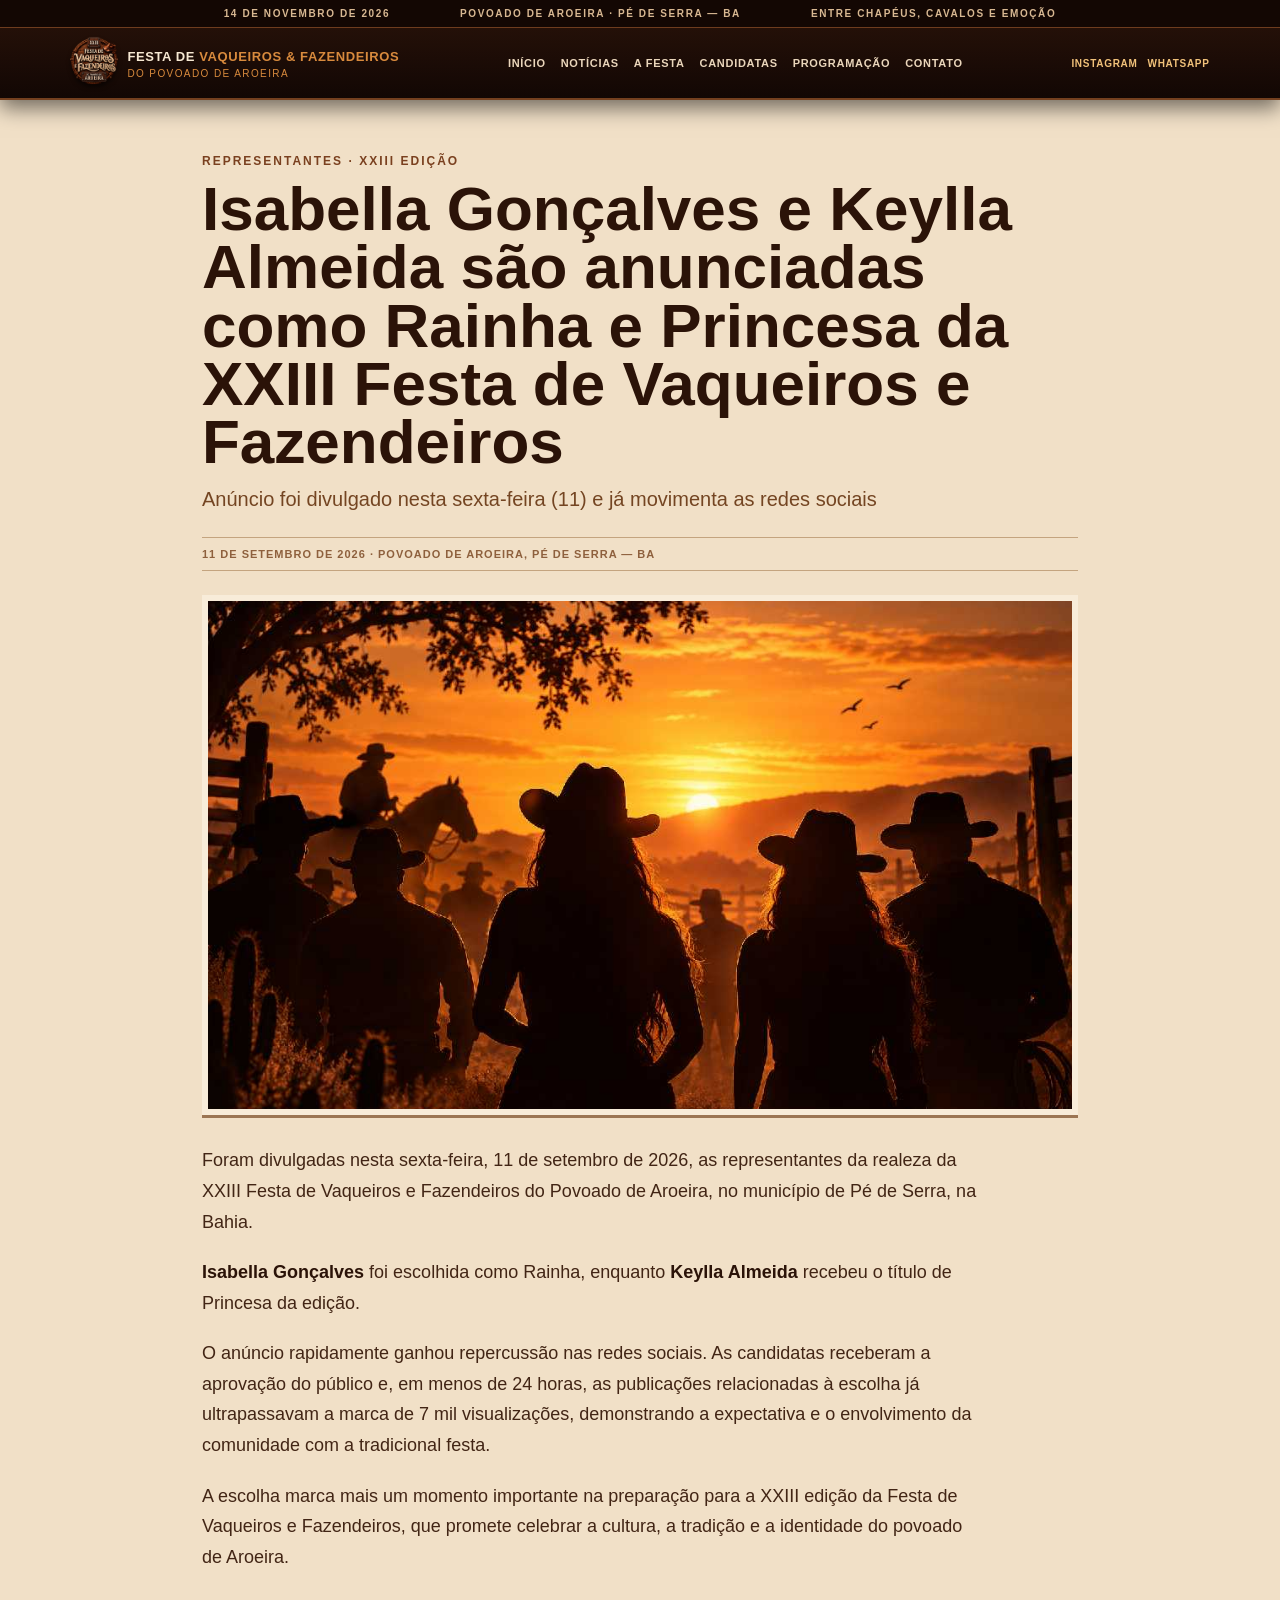
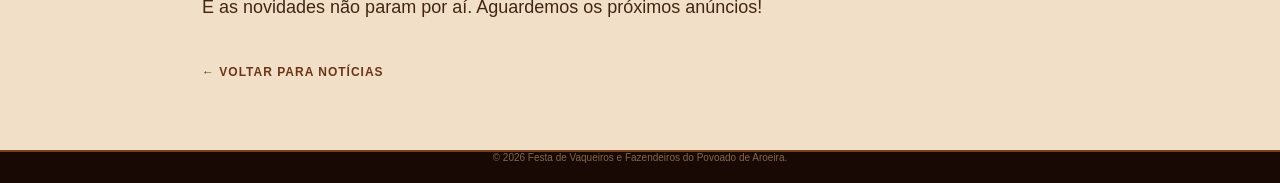
<file: noticia-isabella-keylla.html>
<!doctype html><html lang="pt-BR"><head><meta charset="utf-8"><meta name="viewport" content="width=device-width,initial-scale=1"><title>Isabella Gonçalves e Keylla Almeida são anunciadas | Festa de Vaqueiros</title><meta name="description" content="Isabella Gonçalves e Keylla Almeida são anunciadas como Rainha e Princesa da XXIII Festa de Vaqueiros e Fazendeiros."><link rel="stylesheet" href="styles.css?v=22"></head><body>
<div class="topbar"><span>14 DE NOVEMBRO DE 2026</span><span>POVOADO DE AROEIRA · PÉ DE SERRA — BA</span><span>ENTRE CHAPÉUS, CAVALOS E EMOÇÃO</span></div>
<header class="header"><a class="brand" href="index.html#inicio"><img class="brand-logo" src="assets/logo-oficial.webp" alt="Logo da Festa"><span class="brand-copy"><b>FESTA DE <i>VAQUEIROS &amp; FAZENDEIROS</i></b><small>DO POVOADO DE AROEIRA</small></span></a><nav class="nav"><a href="index.html#inicio">Início</a><a href="index.html#noticias">Notícias</a><a href="index.html#festa">A festa</a><a href="index.html#candidatas">Candidatas</a><a href="index.html#programacao">Programação</a><a href="index.html#contato">Contato</a></nav><div class="social"><a href="https://www.instagram.com/festadevaqueiros_aroeira?stkn=MW5icGoyaG5nNHZ4cQ==" target="_blank" rel="noopener">Instagram</a><a href="https://wa.me/5575982825450" target="_blank" rel="noopener">WhatsApp</a></div><button class="hamb" aria-label="Abrir menu">☰</button></header>
<main class="article-page"><article class="article-wrap"><div class="article-kicker">REPRESENTANTES · XXIII EDIÇÃO</div><h1>Isabella Gonçalves e Keylla Almeida são anunciadas como Rainha e Princesa da XXIII Festa de Vaqueiros e Fazendeiros</h1><p class="article-subtitle">Anúncio foi divulgado nesta sexta-feira (11) e já movimenta as redes sociais</p><div class="article-date">11 DE SETEMBRO DE 2026 · POVOADO DE AROEIRA, PÉ DE SERRA — BA</div><img class="article-cover" src="assets/noticia-isabella-keylla.jpg" alt="Ilustração de vaqueiros ao pôr do sol"><div class="article-body"><p>Foram divulgadas nesta sexta-feira, 11 de setembro de 2026, as representantes da realeza da XXIII Festa de Vaqueiros e Fazendeiros do Povoado de Aroeira, no município de Pé de Serra, na Bahia.</p><p><strong>Isabella Gonçalves</strong> foi escolhida como Rainha, enquanto <strong>Keylla Almeida</strong> recebeu o título de Princesa da edição.</p><p>O anúncio rapidamente ganhou repercussão nas redes sociais. As candidatas receberam a aprovação do público e, em menos de 24 horas, as publicações relacionadas à escolha já ultrapassavam a marca de 7 mil visualizações, demonstrando a expectativa e o envolvimento da comunidade com a tradicional festa.</p><p>A escolha marca mais um momento importante na preparação para a XXIII edição da Festa de Vaqueiros e Fazendeiros, que promete celebrar a cultura, a tradição e a identidade do povoado de Aroeira.</p><p>E as novidades não param por aí. Aguardemos os próximos anúncios!</p></div><a class="article-back" href="index.html#noticias">← VOLTAR PARA NOTÍCIAS</a></article></main>
<footer class="footer"><div class="copyright">© 2026 Festa de Vaqueiros e Fazendeiros do Povoado de Aroeira.</div></footer><script>document.querySelector('.hamb')?.addEventListener('click',()=>document.querySelector('.nav')?.classList.toggle('open'));</script></body></html>
</file>
<file: styles.css>
:root{--black:#160a05;--brown:#2a1208;--brown2:#4b2410;--leather:#6b3518;--copper:#d88a3d;--gold:#f1c27a;--cream:#f7e9d3;--paper:#f1e0c7;--ink:#2a160c;--muted:#bfa586;--line:rgba(232,169,94,.35);--display:'Rye',Georgia,serif;--cond:'Barlow Condensed',Arial,sans-serif;--body:'DM Sans',Arial,sans-serif}*{box-sizing:border-box}html{scroll-behavior:smooth}body{margin:0;background:var(--black);color:var(--cream);font-family:var(--body);overflow-x:hidden}a{text-decoration:none;color:inherit}button{font:inherit;cursor:pointer}.topbar{height:28px;background:#130703;border-bottom:1px solid #6e3c1e;display:flex;align-items:center;justify-content:center;gap:70px;color:#d8b892;font:700 10px var(--cond);letter-spacing:1.6px}.header{height:72px;background:linear-gradient(#241008,#120704);border-bottom:2px solid #74401f;display:flex;align-items:center;padding:0 5.5vw;gap:25px;position:sticky;top:0;z-index:50;box-shadow:0 8px 20px #0008}.brand{display:flex;align-items:center;gap:9px;min-width:230px}.brand-x{font:21px var(--display);padding:7px 8px;border:1px solid var(--copper);border-radius:5px;box-shadow:inset 0 0 0 2px #3d1b0b;color:#fff0d4}.brand-copy b{font:800 13px/1 var(--cond);letter-spacing:.6px}.brand-copy i{color:var(--copper);font-style:normal}.brand-copy small{display:block;color:var(--copper);font:10px var(--cond);letter-spacing:1.4px;margin-top:3px}.nav{display:flex;justify-content:center;gap:15px;flex:1}.nav a{font:700 11px var(--cond);letter-spacing:.7px;text-transform:uppercase;color:#ead6bb}.nav a:hover{color:var(--gold)}.social{display:flex;align-items:center;gap:10px;font:700 16px var(--cond);white-space:nowrap}.social small{font:10px/1.1 var(--cond);color:#d3b99a;letter-spacing:.6px}.social b{font-size:24px}.hamb{display:none;background:none;border:0;color:#f6dfbf;font-size:25px}.hero{height:390px;position:relative;display:flex;align-items:center;padding:0 5.5vw;overflow:hidden;background:#201007}.hero-scene{position:absolute;inset:0;background-image:linear-gradient(90deg,#1a0905 0%,#1a09058a 25%,#1a09052a 60%,#1a09057a 100%),url('assets/hero-capa-ilustrada.jpg');background-size:cover;background-position:center 48%;filter:saturate(1.15)}.hero-vignette{position:absolute;inset:0;background:radial-gradient(ellipse at 50% 40%,transparent 0 30%,#130703aa 85%,#0d0402 100%)}.rope{position:absolute;width:480px;height:32px;border-radius:50%;border:10px solid #4b2714;opacity:.9;filter:drop-shadow(0 4px 2px #000);pointer-events:none}.rope-left{left:-190px;top:-10px;transform:rotate(18deg)}.rope-right{right:-210px;bottom:0;transform:rotate(-18deg)}.plaque{background:linear-gradient(145deg,#3d1b0b,#170804);border:2px solid #a9612c;border-radius:12px;box-shadow:0 8px 0 #120502,0 0 0 3px #3b180b,inset 0 0 0 1px #e1a15a88,inset 0 0 20px #0008;position:relative}.plaque:before,.plaque:after{content:"";position:absolute;width:7px;height:7px;background:#c28a4e;border-radius:50%;box-shadow:0 0 0 2px #3b1b0c;top:8px}.plaque:before{left:9px}.plaque:after{right:9px}.hero-logo{z-index:2;width:260px;padding:13px 17px;text-align:center;transform:rotate(-1deg);margin-right:30px}.hero-logo .roman{display:inline-block;border:1px solid #b76a31;padding:2px 10px;font:23px var(--display);margin-bottom:3px}.hero-logo strong{display:block;font:800 31px/.84 var(--cond);letter-spacing:.5px;text-shadow:2px 2px #0b0301}.hero-logo strong em{font-style:normal;color:#fff0d6;font-size:39px}.hero-logo small{display:block;border-top:1px solid #9a5425;margin:10px 10px 0;padding-top:6px;font:700 10px/1.1 var(--cond);letter-spacing:1.6px;color:#d4b08a}.hero-logo small b{font:18px var(--display);color:#fff0d6}.hero-center{position:relative;z-index:2;flex:1;text-align:left;max-width:570px;margin-left:10px}.eyebrow{font:700 10px var(--cond);letter-spacing:2px;color:var(--gold);text-transform:uppercase}.hero h1{font:700 24px/1.05 var(--cond);letter-spacing:.6px;margin:10px 0 15px;text-shadow:2px 2px #000}.hero h1 em{font-style:normal;color:#fff1d5}.meta{display:flex;gap:35px;color:#fff0d4;font:700 11px var(--cond);letter-spacing:.5px}.meta span{display:flex;gap:7px;align-items:center}.meta span:first-letter{color:var(--gold)}.meta small{font-weight:500;color:#d6c0a4}.hero-actions{display:flex;gap:9px;margin-top:18px}.btn{display:inline-flex;align-items:center;justify-content:center;gap:15px;padding:10px 15px;border-radius:6px;border:1px solid #8d4b20;font:800 11px var(--cond);letter-spacing:1px;box-shadow:inset 0 1px #fff5,0 3px #170704}.btn.copper{background:linear-gradient(#d98b3f,#9b4e1d);color:#1e0b04}.btn.cream{background:linear-gradient(#f5e5cd,#d7b894);color:#34170a;border-color:#c27b3c}.btn:hover{transform:translateY(-1px);filter:brightness(1.08)}.countdown{z-index:3;width:150px;padding:16px 12px;text-align:center;transform:rotate(2deg);margin-left:auto}.countdown small{font:800 12px var(--cond);letter-spacing:2px}.countdown b{display:block;font:67px/.85 var(--display);color:#fff0d2;margin-top:5px}.countdown strong{display:block;font:800 18px var(--cond);letter-spacing:2px}.countdown i{display:block;color:var(--gold);margin-top:4px}.quick{display:grid;grid-template-columns:repeat(7,1fr);background:linear-gradient(#3a1c0d,#251006);border-block:1px solid #8b4c25;padding:0 5.5vw;box-shadow:0 7px 14px #0008}.quick a{min-height:82px;border-right:1px solid #6f3b1e;display:flex;align-items:center;justify-content:center;gap:11px;text-align:left}.quick a:first-child{border-left:1px solid #6f3b1e}.quick b{font-size:24px;color:#f1bd79}.quick strong{font:800 12px/1 var(--cond);letter-spacing:.8px}.quick small{display:block;font:400 10px var(--body);color:#d1b596;letter-spacing:0;margin-top:5px}.section{padding:48px 5.5vw}.dark{background:radial-gradient(circle at 20% 10%,#3a1b0c 0,#1d0b05 45%,#140704 100%);position:relative}.dark:before{content:"";position:absolute;inset:0;pointer-events:none;background-image:radial-gradient(#8c4b2380 1px,transparent 1px);background-size:17px 17px;opacity:.11}.dark>*{position:relative}.section-title{display:flex;align-items:end;justify-content:space-between;gap:20px;margin-bottom:25px}.section-title h2{font:700 33px/.9 var(--cond);margin:7px 0 0;letter-spacing:.8px}.section-title h2 em{font-style:normal;color:var(--gold)}.section-title a{font:800 11px var(--cond);color:#5a2a12}.dark .section-title a{color:#f2d1a8}.small-btn{border:1px solid #a9602c;background:linear-gradient(#e5ad68,#b86c2d);color:#321508;padding:10px 15px;border-radius:6px;font:800 11px var(--cond);box-shadow:0 3px #120502}.candidate-grid{display:grid;grid-template-columns:repeat(5,1fr);gap:17px}.candidate{padding:6px;border:1px solid #b56b30;border-radius:10px;background:linear-gradient(145deg,#6c3516,#2a1006);box-shadow:0 5px 0 #100402,inset 0 0 0 2px #3b1a0c,inset 0 0 18px #0007}.portrait{height:225px;border-radius:6px;overflow:hidden;border:1px solid #d4893d;background:#3a1b0b}.portrait img{width:100%;height:100%;object-fit:cover;display:block}.card-name{text-align:center;background:linear-gradient(#3b1b0b,#1c0904);border:1px solid #a95f29;border-radius:6px;padding:8px 7px 9px;margin-top:6px;position:relative}.card-name:before,.card-name:after{content:"";position:absolute;top:8px;width:7px;height:7px;border-radius:50%;background:#d5a05e}.card-name:before{left:7px}.card-name:after{right:7px}.card-name small{font:800 11px var(--cond);letter-spacing:1px;color:#f1cb95}.card-name h3{font:800 17px/.95 var(--cond);margin:7px 0 9px}.card-name button{background:linear-gradient(#8f481d,#54230e);border:1px solid #d2863c;color:#fff0d5;border-radius:5px;padding:6px 24px;font:800 10px var(--cond);letter-spacing:1px}.light{background:var(--paper);color:#2e170b;position:relative}.light:before{content:"";position:absolute;inset:0;opacity:.13;background-image:repeating-linear-gradient(0deg,transparent,transparent 3px,#6d472d 4px)}.light>*{position:relative}.two-col{display:grid;grid-template-columns:1.45fr .85fr;gap:30px}.light-title{border-bottom:1px solid #b99167;padding-bottom:12px}.light-title h2{font:800 27px var(--cond);margin:0}.light-title a{color:#633015;font:800 11px var(--cond)}.news-grid{display:grid;grid-template-columns:repeat(3,1fr);gap:12px}.news-card{background:#f8ebd7;border:1px solid #c3a17b;box-shadow:0 2px 0 #9d7855;padding-bottom:14px}.news-card img{display:block;width:100%;height:82px;object-fit:cover}.news-card small{display:block;color:#714021;font:800 9px var(--cond);margin:10px 10px 4px}.news-card h3{font:800 18px/.96 var(--cond);margin:0 10px 8px}.news-card p{font:400 11px/1.3 var(--body);margin:0 10px 9px;color:#6a503b}.news-card a{font:800 10px var(--cond);margin:0 10px}.video-card{height:190px;margin-top:0;position:relative;overflow:hidden;border:1px solid #765134;background:#1b0a04}.video-card img{width:100%;height:100%;object-fit:cover}.video-card:after{content:"";position:absolute;inset:0;background:linear-gradient(0deg,#000a,transparent 65%)}.video-card button{position:absolute;z-index:2;left:50%;top:50%;transform:translate(-50%,-50%);width:57px;height:57px;border-radius:50%;border:2px solid white;background:#241006aa;color:white;font-size:21px}.video-card span{position:absolute;z-index:2;right:8px;bottom:7px;color:white;font:10px var(--cond)}.video-card>b{position:absolute;z-index:2;left:14px;bottom:12px;color:white;font:800 19px var(--cond);letter-spacing:.5px}.video-tabs{display:flex;gap:6px;margin-top:9px}.video-tabs span{padding:6px 8px;border:1px solid #c0a17f;font:700 10px var(--cond);text-transform:capitalize}.sponsor{display:grid;grid-template-columns:1.5fr .5fr;gap:24px;align-items:center}.sponsor .section-title{grid-column:1/-1;margin-bottom:0}.sponsor-row{display:flex;align-items:center;gap:5px}.sponsor-row img{width:100%;height:110px;object-fit:cover;object-position:center;border:1px solid #b8946c;background:#f7e9d3}.sponsor-row button{border:0;background:none;font-size:34px;color:#8d5a31}.sponsor-cta{background:#261006;border:1px solid #8e4e24;min-height:110px;display:flex;align-items:center;justify-content:center;gap:16px;color:#f3ddbf;padding:18px}.handshake{font-size:38px;color:#e4a45b}.sponsor-cta h3{font:800 24px var(--cond);margin:0;color:#f1bd79}.sponsor-cta p{font:11px/1.2 var(--body);color:#d7bca0;margin:4px 0 10px}.info{display:grid;grid-template-columns:1.4fr .8fr;gap:35px;align-items:center}.info-card p{max-width:650px;color:#d3b79a;line-height:1.5}.stats{display:flex;gap:0;justify-content:space-around;padding:30px 12px}.stats div{padding:0 18px;text-align:center;border-right:1px solid #85502b}.stats div:last-child{border:0}.stats b{display:block;font:30px var(--display);color:#f4d19e}.stats small{font:800 10px var(--cond);letter-spacing:1.5px;color:#c59667}.vote-grid{display:grid;grid-template-columns:1.25fr .75fr;gap:24px}.vote-box{background:#f3e2cb;color:#30170a;padding:20px;border:1px solid #bd956d}.pick-row{display:flex;gap:7px;margin-bottom:20px}.pick-row button{flex:1;display:flex;align-items:center;gap:7px;text-align:left;background:#e2c7a8;border:1px solid #b48b61;padding:6px;color:#35170b}.pick-row button.selected{border:2px solid #cc7b32;background:#f7ead8}.pick-row img{width:42px;height:42px;object-fit:cover;border-radius:50%}.pick-row b{font:800 12px/1 var(--cond)}.pick-row small{font:10px var(--body);font-weight:400;color:#7c5c42}.vote-box label{font:800 12px var(--cond);letter-spacing:1px}.amounts{display:flex;flex-wrap:wrap;gap:7px;margin:10px 0}.amounts button{background:#f6e8d6;border:1px solid #b9936e;color:#3b1b0d;padding:8px 12px;font:800 13px var(--cond)}.amounts button.active{background:#3b1b0d;color:#fff0d4}.hint{font-size:11px;color:#75583f}.wide{width:100%}.ranking{background:#281007;border:1px solid #8e4c24;padding:20px}.ranking h3{font:800 25px var(--cond);border-bottom:1px solid #78401f;padding-bottom:12px}.ranking h3 em{font-style:normal;color:#e6a761}.ranking ol{margin:0;padding-left:20px}.ranking li{display:flex;justify-content:space-between;gap:10px;padding:10px 0;border-bottom:1px solid #61331a;font:800 13px var(--cond)}.ranking li span{color:#d3b89b;font-weight:500}.timeline{display:grid;grid-template-columns:repeat(6,1fr);border-top:1px solid #a7602c}.timeline div{min-height:110px;border-right:1px solid #5f321a;padding:16px 10px}.timeline div:first-child{border-left:1px solid #5f321a}.timeline b{display:block;color:#efb76d;font:800 22px var(--display)}.timeline span{display:block;margin-top:20px;font:800 13px var(--cond)}.timeline .highlight{background:#4b2310}.commission{display:grid;grid-template-columns:1fr .8fr;gap:35px;align-items:center}.people{display:flex;gap:10px;margin-top:25px}.people div{border:1px solid #75401f;padding:14px 18px;flex:1}.people small{display:block;color:#dca15e;font:800 10px var(--cond);text-transform:uppercase}.people b{font:800 18px var(--cond)}.leather-note{padding:35px 25px;text-align:center;background:linear-gradient(145deg,#6a3517,#321207);border:1px solid #b66a30;box-shadow:8px 8px 0 #100402;font:italic 24px/1.2 Georgia;color:#f4dfc0}.leather-note small{display:block;font:800 10px var(--cond);color:#dba363;letter-spacing:1.5px;margin-top:15px}.gallery-grid{display:grid;grid-template-columns:repeat(4,1fr);gap:12px}.gallery-grid img{width:100%;height:170px;object-fit:cover;border:5px solid #f6ead7;box-shadow:0 2px 0 #8e6a4c}.location{display:grid;grid-template-columns:1fr 1fr;gap:30px;align-items:center}.lead{font:18px/1.4 Georgia;color:#ead1b1}.map-art{height:230px;border:1px solid #9a5828;background:radial-gradient(circle,#6b3518 1px,transparent 1px),#1d0a05;background-size:18px 18px;display:flex;flex-direction:column;align-items:center;justify-content:center;box-shadow:inset 0 0 50px #000}.map-art span{font-size:40px;color:#d89248}.map-art b{font:800 30px var(--display)}.map-art small{font:800 11px var(--cond);letter-spacing:2px;color:#d6b28c}.footer{background:#180904;border-top:2px solid #74401f;position:relative;overflow:hidden}.footer-rope{height:18px;background:repeating-linear-gradient(135deg,#6d3a1b 0 12px,#3c1d0c 12px 20px);border-bottom:3px solid #1b0904}.footer-main{display:grid;grid-template-columns:190px 1fr 220px;gap:30px;padding:32px 7vw 20px;align-items:center}.footer-logo{width:140px;height:140px;object-fit:cover;border-radius:8px;filter:sepia(.3)}.footer-links{display:flex;justify-content:center;flex-wrap:wrap;gap:10px 18px;font:800 10px var(--cond);color:#d9b996}.legal{width:100%;text-align:center;color:#8f7056;margin-top:18px;font:10px var(--body)}.footer-slogan{text-align:right}.footer-slogan span{font:700 18px var(--cond);color:#efb36b}.footer-slogan p{font:12px/1.45 Georgia;color:#e0c5a3}.copyright{text-align:center;padding:0 20px 20px;color:#84654d;font:10px var(--body)}.modal{position:fixed;inset:0;background:#000b;display:none;align-items:center;justify-content:center;z-index:100;padding:20px}.modal.open{display:flex}.modal-box{width:min(520px,100%);background:linear-gradient(#3b1b0b,#1b0804);border:2px solid #b76a30;border-radius:12px;padding:28px;color:#f7e7ce;box-shadow:0 20px 60px #000}.close{position:absolute;margin-left:450px;margin-top:-20px;background:none;border:0;color:white;font-size:28px}.modal-box h3{font:800 30px var(--cond);margin:0 0 8px;color:#f0b36c}.modal-box p{color:#d9bfa0}.modal-box .modal-photo{width:140px;height:140px;border-radius:8px;object-fit:cover;border:2px solid #c98239;float:left;margin:0 18px 10px 0}
@media(max-width:1100px){.nav{gap:8px}.nav a{font-size:10px}.social small{display:none}.hero-logo{width:220px}.hero-center{max-width:480px}.hero h1{font-size:21px}.quick{grid-template-columns:repeat(4,1fr)}.candidate-grid{grid-template-columns:repeat(3,1fr)}}
@media(max-width:760px){.topbar span:nth-child(2),.topbar span:nth-child(3){display:none}.header{height:66px;padding:0 18px}.nav{display:none;position:absolute;top:66px;left:0;right:0;background:#190904;flex-direction:column;padding:15px 20px;border-bottom:1px solid #7d4422}.nav.open{display:flex}.hamb{display:block;margin-left:auto}.social{display:none}.brand{min-width:auto}.brand-copy b{font-size:11px}.brand-copy small{font-size:8px}.hero{height:auto;min-height:620px;padding:120px 20px 30px;display:block}.hero-logo{position:absolute;top:18px;left:18px;width:185px;transform:none}.hero-logo strong{font-size:23px}.hero-logo strong em{font-size:29px}.hero-center{max-width:none;margin:0;text-align:center}.hero h1{font-size:20px}.meta{justify-content:center;gap:16px}.hero-actions{justify-content:center;flex-wrap:wrap}.countdown{position:absolute;top:20px;right:15px;width:120px;padding:12px 8px}.countdown b{font-size:50px}.quick{grid-template-columns:repeat(2,1fr);padding:0}.quick a{min-height:72px}.section{padding:38px 18px}.section-title{align-items:flex-start;flex-direction:column}.section-title h2{font-size:29px}.candidate-grid{grid-template-columns:repeat(2,1fr);gap:10px}.portrait{height:220px}.card-name h3{font-size:15px}.two-col,.info,.vote-grid,.commission,.location{grid-template-columns:1fr}.news-grid{grid-template-columns:1fr}.news-card img{height:130px}.sponsor{display:block}.sponsor .section-title{margin-bottom:20px}.sponsor-row img{height:90px}.sponsor-cta{margin-top:18px}.timeline{grid-template-columns:repeat(2,1fr)}.people{flex-direction:column}.gallery-grid{grid-template-columns:repeat(2,1fr)}.gallery-grid img{height:130px}.footer-main{grid-template-columns:1fr;text-align:center}.footer-logo{margin:auto}.footer-slogan{text-align:center}.close{margin-left:calc(100% - 20px)}}
@media(max-width:430px){.candidate-grid{grid-template-columns:1fr 1fr}.portrait{height:175px}.card-name h3{font-size:14px}.quick strong{font-size:11px}.quick small{font-size:9px}.hero-logo{width:170px}.hero h1{font-size:18px}.countdown{width:105px}.countdown b{font-size:43px}.hero-center{padding-top:70px}.pick-row{flex-direction:column}.timeline{grid-template-columns:1fr}.gallery-grid{grid-template-columns:1fr}}
/* Correções visuais da referência: o hero usa uma fotografia limpa, sem texto incorporado na imagem. */
.hero-scene{background-image:linear-gradient(90deg,rgba(26,9,5,.9) 0%,rgba(26,9,5,.42) 30%,rgba(26,9,5,.2) 62%,rgba(26,9,5,.56) 100%),url('assets/hero-ai.webp');background-position:center center;background-size:cover;filter:saturate(1.08) contrast(1.04)}
.hero-vignette{background:linear-gradient(90deg,rgba(16,5,2,.48),transparent 42%,rgba(16,5,2,.38)),linear-gradient(0deg,rgba(13,4,2,.82),transparent 24%,rgba(13,4,2,.25))}
.hero{height:405px;background:#201007}.hero-logo{box-shadow:0 8px 0 rgba(18,5,2,.65),inset 0 0 0 1px rgba(241,194,122,.35)}.hero-center{max-width:590px}.hero h1{max-width:560px}.quick{position:relative;z-index:4}.candidate{transition:transform .22s ease,filter .22s ease}.candidate:hover{transform:translateY(-5px);filter:brightness(1.08)}.portrait img{object-position:center center}.card-name button{transition:filter .2s,transform .2s}.card-name button:hover{filter:brightness(1.18);transform:translateY(-1px)}
@media(max-width:760px){.hero{min-height:620px;height:auto}.hero-scene{background-position:center center}.hero-logo{box-shadow:0 5px 0 rgba(18,5,2,.6)}}
/* Refinamento com o logo oficial enviado pela organização */
.brand-logo{width:48px;height:54px;object-fit:contain;display:block;filter:drop-shadow(0 3px 2px rgba(0,0,0,.55))}.brand-copy{min-width:0}.official-logo{z-index:2;width:225px;height:250px;padding:0;margin-right:28px;background:transparent;border:0;border-radius:0;box-shadow:none;filter:drop-shadow(0 8px 5px rgba(12,3,1,.65));transform:rotate(-1deg)}.official-logo:before,.official-logo:after{display:none}.official-logo img{width:100%;height:100%;object-fit:contain;display:block}.footer-logo{object-fit:contain;padding:8px;background:rgba(25,8,3,.32);border:1px solid rgba(212,131,58,.55);border-radius:10px}.hero-center{margin-left:0}.hero h1{font-size:23px;line-height:1.06}.hero h1 em{color:var(--gold)}
@media(max-width:1100px){.official-logo{width:190px;height:215px;margin-right:18px}.brand-logo{width:42px;height:47px}.brand-copy b{font-size:11px}}
@media(max-width:760px){.brand-logo{width:38px;height:43px}.official-logo{position:absolute;top:16px;left:18px;width:150px;height:165px;margin:0}.hero-center{padding-top:125px}.hero h1{font-size:19px}.footer-logo{width:150px;height:150px}}
@media(max-width:430px){.official-logo{width:132px;height:146px}.hero-center{padding-top:104px}}
/* Ajustes finais de responsividade e conteúdo confirmado */
.btn.disabled{opacity:.68;cursor:not-allowed;pointer-events:none;filter:none}.location .btn.disabled{font-size:10px}.news-card h3{min-height:34px}
@media(max-width:760px){.hero-center{padding-top:190px}.hero-actions .btn{max-width:100%;font-size:10px}.meta{flex-wrap:wrap}.location .btn.disabled{white-space:normal;text-align:center}}
@media(max-width:430px){.hero-center{padding-top:175px}.hero h1{line-height:1.08}.meta{gap:10px}.hero-actions{gap:7px}.hero-actions .btn{padding:9px 10px}.news-card h3{min-height:0}}
/* Corrige a faixa lateral vazia observada em alguns navegadores Android */
html,body{width:100%;min-width:0;max-width:100%;overflow-x:hidden}.topbar,.header,main,.footer{width:100%;max-width:100%}.hero,.quick,.section{max-width:100%;}.hero-scene{width:100%;}.header{box-sizing:border-box}.quick{box-sizing:border-box}
@media(max-width:760px){.topbar,.header,main,.footer{width:100vw;max-width:100vw}.hero{width:100vw}.quick{width:100vw}.section{width:100vw}}
/* Fase 1 — composição mais limpa, premium e próxima da referência */
.social>span,.social>b{display:none}.social{margin-left:auto}.social small{display:block;text-align:right}.hero{height:470px;min-height:470px;background:#180804}.hero-scene{background-image:linear-gradient(90deg,#120502 0%,#1a0905a8 30%,#1a09052e 62%,#120502b8 100%),url('assets/hero-capa-ilustrada.jpg');background-position:center 45%}.hero-vignette{background:radial-gradient(ellipse at 52% 42%,transparent 0 33%,#13070399 83%,#0d0402 100%)}.official-logo{width:270px;height:300px;margin-right:34px;filter:drop-shadow(0 11px 7px #090201cc)}.hero-center{max-width:610px;margin-left:0}.hero h1{font-size:27px;line-height:1.02;letter-spacing:.8px}.hero-actions{margin-top:22px}.countdown{width:132px;padding:14px 10px}.countdown b{font-size:59px}.quick{grid-template-columns:repeat(4,1fr);padding-inline:8vw}.quick a{min-height:76px}.quick a:nth-child(n+5){display:none}.quick a:first-child{border-left:1px solid #6f3b1e}
@media(max-width:1100px){.hero{height:450px;min-height:450px}.official-logo{width:220px;height:245px;margin-right:20px}.hero h1{font-size:23px}.countdown{width:120px}.quick{padding-inline:5.5vw}}
@media(max-width:760px){.social{display:none}.hero{height:auto;min-height:690px;padding-top:120px}.official-logo{width:155px;height:170px;top:18px;left:18px}.hero-center{padding-top:205px}.hero h1{font-size:21px}.hero-actions{margin-top:18px}.countdown{top:22px;right:14px;width:112px}.quick{grid-template-columns:repeat(2,1fr);padding:0}.quick a{min-height:76px}.quick a:nth-child(n+5){display:none}}
@media(max-width:430px){.hero{min-height:675px}.hero-center{padding-top:190px}.hero h1{font-size:19px}.official-logo{width:135px;height:148px}.quick a{min-height:70px}}
/* Acessibilidade */
.sr-only{position:absolute;width:1px;height:1px;padding:0;margin:-1px;overflow:hidden;clip:rect(0,0,0,0);white-space:nowrap;border:0}.modal[aria-hidden="true"]{visibility:hidden}.modal[aria-hidden="false"]{visibility:visible}
.gallery-grid img{cursor:zoom-in;transition:transform .2s,filter .2s}.gallery-grid img:hover,.gallery-grid img:focus{transform:scale(1.02);filter:brightness(1.08);outline:2px solid var(--copper);outline-offset:2px}.gallery-modal-photo{display:block;width:100%;max-height:62vh;object-fit:contain;border:1px solid #c98239;margin-bottom:14px}
.social a{font:800 10px var(--cond);letter-spacing:.7px;color:#f1c27a;text-transform:uppercase}.social a:hover{color:#fff0d4}.lead small{font:12px var(--body);color:#c9aa8a}.contact-details{display:flex;flex-wrap:wrap;gap:10px 18px;margin-top:18px}.contact-details a{font:700 11px var(--cond);color:#f1c27a}.contact-details a:hover{color:#fff0d4}.footer-slogan a{color:inherit}.footer-slogan a:hover{color:#fff0d4}@media(max-width:760px){.contact-details{flex-direction:column;gap:7px}}
.map-art{position:relative;overflow:hidden;min-height:230px;background:#1d0a05}.map-art>img{width:100%;height:100%;min-height:230px;object-fit:cover;display:block;filter:saturate(.82)}.map-art:after{content:"";position:absolute;inset:0;background:linear-gradient(0deg,#160704cc,transparent 52%);pointer-events:none}.map-overlay{position:absolute;z-index:2;left:18px;bottom:14px;display:flex;flex-direction:column;text-shadow:1px 1px 3px #000}.map-overlay b{font:800 25px var(--display);color:#fff0d2}.map-overlay small{font:800 10px var(--cond);letter-spacing:1.5px;color:#f1c27a}.location .lead small{display:inline-block;margin-top:5px}
/* Refinamento solicitado na fachada, calendário, tipografia e menu mobile */
.rope{display:none}.hero h1{font-family:var(--display);font-weight:400;letter-spacing:.25px;line-height:1.12;font-size:21px}.hero h1 em{font-family:var(--display);font-weight:400;color:#f1c27a}.countdown{transform:none;width:142px;min-height:152px;padding:22px 12px 14px;border-radius:7px;background:linear-gradient(145deg,#522613,#241006);border:2px solid #d08a45;box-shadow:0 8px 0 #120502,0 0 0 3px #321307,inset 0 0 0 1px #f2bd7088,inset 0 -15px 24px #0008}.countdown:before,.countdown:after{width:10px;height:20px;top:-12px;border-radius:4px;background:#c38a4e;box-shadow:0 0 0 2px #321307, inset 0 2px 2px #f1c27a}.countdown:before{left:25px}.countdown:after{right:25px}.countdown small{display:block;border-bottom:1px solid #d08a45;padding-bottom:7px;font-size:11px}.countdown b{font-family:var(--display);font-size:62px;line-height:.95;margin-top:10px}.countdown strong{font-family:var(--display);font-size:16px;letter-spacing:1px;margin-top:6px}.countdown i{margin-top:8px}.official-logo{width:305px;height:335px;margin-right:30px}
@media(max-width:1100px){.official-logo{width:255px;height:280px}.hero h1{font-size:19px}.countdown{width:132px}}
@media(max-width:760px){.hamb{position:fixed;top:38px;right:12px;z-index:100;width:48px;height:42px;border:1px solid #b76a30;border-radius:6px;background:#1b0804eF;font-size:28px;line-height:1;color:#f6dfbf}.official-logo{width:185px;height:202px;top:14px;left:14px}.hero-center{padding-top:230px}.hero h1{font-size:16px;line-height:1.22}.countdown{top:20px;right:12px;width:126px;min-height:143px;padding:20px 8px 11px}.countdown b{font-size:54px}.countdown strong{font-size:14px}.countdown:before{left:21px}.countdown:after{right:21px}}
@media(max-width:430px){.official-logo{width:168px;height:183px}.hero-center{padding-top:215px}.hero h1{font-size:14px}.countdown{width:116px;min-height:134px}.countdown b{font-size:48px}.countdown small{font-size:9px}.countdown strong{font-size:12px}.countdown:before{left:18px}.countdown:after{right:18px}}
/* Barra superior inteira fixa e título das representantes alinhado */
.topbar{position:sticky;top:0;z-index:70}.header{position:sticky;top:28px;z-index:65}.representantes .section-title h2{display:flex;align-items:center;gap:9px;white-space:nowrap}.representantes .section-title h2:before,.representantes .section-title h2:after{content:"★";display:inline-block;color:#fff0d5;font-size:.72em;line-height:1;flex:0 0 auto}.representantes .section-title h2:before{color:#fff7e7}.representantes .section-title h2:after{color:#f1c27a}.representantes .section-title h2 em{display:inline-block}@media(max-width:760px){.header{top:28px}.representantes .section-title h2{font-size:27px;gap:6px;white-space:normal}.representantes .section-title h2:before,.representantes .section-title h2:after{font-size:.6em}}
/* Carretel de parcerias e correções da seção Nossa Festa no celular */
.sponsor-carousel{overflow:hidden;display:block;position:relative}.sponsor-track{display:flex;width:max-content;animation:sponsor-scroll 22s linear infinite}.sponsor-track:hover{animation-play-state:paused}.sponsor-track img{flex:0 0 auto;width:min(520px,72vw);height:110px!important;object-fit:cover;margin-right:14px}.sponsor-carousel:focus-within .sponsor-track{animation-play-state:paused}@keyframes sponsor-scroll{from{transform:translateX(0)}to{transform:translateX(calc(-1 * (min(520px,72vw) + 14px)))}}
.vote-grid{grid-template-columns:1fr}.stats{flex-wrap:wrap;width:100%;max-width:100%;overflow:hidden}.info-card{min-width:0}.info-card p{overflow-wrap:anywhere}.stats div{min-width:0;flex:1 1 30%;padding-inline:8px}.stats b{font-size:26px;overflow-wrap:anywhere;word-break:break-word}.stats small{font-size:9px}
@media(max-width:760px){.sponsor-track img{width:82vw;height:92px!important}.stats{padding:22px 5px;gap:0}.stats div{padding-inline:5px}.stats b{font-size:21px;line-height:1.05}.stats small{letter-spacing:.8px}.info-card p{font-size:14px;line-height:1.55}}
@media(max-width:430px){.stats b{font-size:18px}.stats small{font-size:8px}.sponsor-track img{height:88px!important}}
/* A barra completa permanece fixa durante toda a rolagem */
body{padding-top:100px}.topbar{position:fixed;top:0;left:0;right:0;width:100%;z-index:80}.header{position:fixed;top:28px;left:0;right:0;width:100%;z-index:79}.nav{z-index:81}@media(max-width:760px){body{padding-top:94px}.topbar{height:28px}.header{top:28px;height:66px}.nav{top:66px}}
.live-clock{margin-top:10px;padding-top:8px;border-top:1px solid #d08a45}.live-clock small{display:block;border:0;padding:0;color:#e8c18b;font-size:8px;letter-spacing:1.3px}.live-clock b{display:block;font:700 19px/1.05 var(--body);letter-spacing:2px;color:#fff2d8;margin-top:4px;text-shadow:1px 1px 2px #000}.live-clock b:before{content:""}@media(max-width:760px){.live-clock{margin-top:7px;padding-top:6px}.live-clock b{font-size:16px;letter-spacing:1.5px}}

/* Nova capa ilustrada enviada pela organização */
.hero-scene{background-position:center center;background-size:cover}
/* Hero mobile mais compacto: mantém a identidade sem ocupar a tela inteira */
@media(max-width:760px){
  .hero{min-height:525px;padding:104px 16px 24px}
  .official-logo{width:138px;height:151px;top:12px;left:14px}
  .hero-center{padding-top:142px}
  .hero h1{font-size:15px;line-height:1.13;margin:7px 0 10px}
  .meta{font-size:10px;gap:10px;line-height:1.15}
  .hero-actions{margin-top:12px;gap:6px}
  .hero-actions .btn{padding:8px 9px;font-size:9px;letter-spacing:.7px}
  .countdown{top:14px;right:12px;width:102px;min-height:118px;padding:16px 6px 8px}
  .countdown b{font-size:43px;margin-top:7px}
  .countdown strong{font-size:11px;margin-top:4px}
  .countdown i{margin-top:4px}
  .live-clock{margin-top:5px;padding-top:4px}
  .live-clock small{font-size:7px;padding-bottom:0}
  .live-clock b{font-size:13px;letter-spacing:1px;margin-top:3px}
}
@media(max-width:430px){
  .hero{min-height:500px;padding-top:96px}
  .official-logo{width:122px;height:133px;top:11px;left:12px}
  .hero-center{padding-top:132px}
  .hero h1{font-size:14px}
  .countdown{width:94px;min-height:110px;top:13px;right:10px}
  .countdown b{font-size:39px}
  .countdown small{font-size:8px}
  .countdown strong{font-size:10px}
}
/* Relógio separado, alinhado logo abaixo do calendário */
.countdown-stack{z-index:3;width:142px;margin-left:auto;text-align:center;position:relative}
.countdown-stack .countdown{width:100%;margin-left:0}
.countdown-stack .live-clock{margin:11px auto 0;width:100%;padding-top:8px;border-top:1px solid #d08a45}
@media(max-width:760px){
 .countdown-stack{position:absolute;top:14px;right:12px;width:102px}
 .countdown-stack .countdown{position:relative;top:auto;right:auto;width:100%}
 .countdown-stack .live-clock{margin-top:6px;padding-top:5px}
 .countdown-stack .live-clock b{font-size:13px;letter-spacing:1px}
}
@media(max-width:430px){.countdown-stack{top:13px;right:10px;width:94px}.countdown-stack .live-clock b{font-size:12px}}
/* Página de matéria */
.article-page{background:var(--paper);color:var(--ink);min-height:calc(100vh - 100px)}
.article-wrap{max-width:920px;margin:0 auto;padding:54px 22px 70px}
.article-kicker{font:800 12px var(--cond);letter-spacing:2px;color:#7a401f;text-transform:uppercase}
.article-wrap h1{font:800 clamp(34px,5vw,62px)/.94 var(--cond);margin:12px 0 14px;color:#2b1308;max-width:850px}
.article-subtitle{font:20px/1.4 var(--body);color:#744522;max-width:780px;margin:0 0 24px}
.article-date{font:700 11px var(--cond);letter-spacing:1px;color:#8e603d;border-block:1px solid #c4a47f;padding:10px 0;margin-bottom:24px}
.article-cover{display:block;width:100%;max-height:520px;object-fit:cover;border:6px solid #f8ecd9;box-shadow:0 3px 0 #9c7654;margin-bottom:30px}
.article-body{max-width:780px;font:18px/1.7 var(--body);color:#422515}
.article-body p{margin:0 0 20px}.article-body strong{color:#2b1308}.article-back{display:inline-block;margin-top:22px;color:#6b3518;font:800 12px var(--cond);letter-spacing:1px}
@media(max-width:760px){.article-wrap{padding:34px 18px 50px}.article-wrap h1{font-size:37px}.article-subtitle{font-size:17px}.article-body{font-size:16px;line-height:1.6}.article-cover{border-width:3px}}
</file>
<file: mapa-offline-teste/style.css>
:root{color-scheme:dark;--night:#160903;--panel:#271307;--panel2:#321a0c;--gold:#e7b875;--cream:#f6ead7;--muted:#c7af90;--line:#704522;--green:#4c946a}*{box-sizing:border-box}body{margin:0;background:radial-gradient(ellipse at top,#3b1e0d 0,#190a04 50%,#120602 100%);color:var(--cream);font-family:system-ui,-apple-system,"Segoe UI",sans-serif}.top{position:sticky;top:0;z-index:5;height:58px;padding:0 max(16px,calc((100vw - 1080px)/2));display:flex;align-items:center;justify-content:space-between;gap:16px;background:#180a04ed;border-bottom:1px solid #87552b;backdrop-filter:blur(8px)}.brand{color:var(--cream);text-decoration:none;font-size:14px;font-weight:750}.test-pill{border:1px solid #a7753d;color:#f2cc8f;border-radius:999px;padding:6px 10px;font-size:10px;font-weight:800;letter-spacing:1px;white-space:nowrap}main{width:min(940px,100% - 28px);margin:auto}.intro{padding:36px 4px 24px}.eyebrow{color:var(--gold);font-size:11px;font-weight:800;letter-spacing:1.7px}.intro h1{font-size:clamp(30px,6vw,48px);line-height:1.04;margin:10px 0;color:#fff0d8}.intro h1 em{font-family:Georgia,serif;color:var(--gold)}.intro>p:last-child{max-width:680px;color:#ddc7a8;line-height:1.6;margin:12px 0}.status-row{display:flex;justify-content:space-between;gap:12px;align-items:center;margin:0 0 12px;padding:11px 14px;border:1px solid #704522;border-radius:10px;background:#201006;color:#d6c0a2;font-size:12px}.status{display:flex;align-items:center;gap:8px;font-weight:700}.status i{width:9px;height:9px;border-radius:50%;background:#d7a857}.status.online i{background:#67c58a;box-shadow:0 0 0 3px #67c58a22}.status.offline i{background:#e57b62}.map-card{background:linear-gradient(145deg,#2b160a,#1d0e06);border:1px solid #85562d;border-radius:16px;padding:16px;box-shadow:0 18px 45px #0006}.map-head{display:flex;justify-content:space-between;align-items:center;padding:2px 2px 13px}.map-head strong,.map-head small{display:block}.map-head strong{font-size:16px}.map-head small{color:#c3aa87;font-size:12px;margin-top:4px}.locate-button{display:flex;width:100%;min-height:50px;align-items:center;justify-content:center;gap:10px;margin:13px 0 0;padding:10px 16px;border:1px solid #d9ad70;border-radius:10px;background:linear-gradient(180deg,#f1d6a7,#dfb678);color:#2b160a;font-size:15px;font-weight:800;cursor:pointer;box-shadow:0 4px 14px #0003}.locate-button span{font-size:22px;line-height:1}.locate-button:active{transform:translateY(1px)}.locate-button:disabled{opacity:.7;cursor:wait}.map-wrap{position:relative;width:100%;height:clamp(300px,58vw,500px);overflow:hidden;border:1px solid #92754b;border-radius:12px;background:#eee3c7}.map-wrap canvas{display:block;width:100%;height:100%;touch-action:none}.map-message{position:absolute;top:12px;left:12px;max-width:calc(100% - 24px);padding:8px 11px;border:1px solid #bda77e;border-radius:8px;background:#fffae9ee;color:#42331d;font-size:12px}.map-message:empty{display:none}.map-legend{position:absolute;right:10px;bottom:10px;display:flex;gap:10px;padding:8px 10px;border-radius:9px;background:#fff8e9e8;color:#352719;font-size:10px}.map-legend span{display:flex;gap:5px;align-items:center}.road-main,.road-small,.pin-dest{display:inline-block}.road-main{width:17px;height:4px;background:#c88643;border:1px solid white}.road-small{width:17px;height:2px;background:#97836b}.pin-dest{width:9px;height:9px;border-radius:50%;background:#a83725;border:1px solid white}.route-controls{display:grid;grid-template-columns:minmax(0,1fr) auto;gap:10px;align-items:end;margin-top:14px}.field label{display:block;color:#ead5b5;font-size:12px;font-weight:700;margin:0 0 6px}.field input{width:100%;height:46px;border:1px solid #80542f;border-radius:9px;background:#170a04;color:#fff0d7;padding:0 12px;font-size:14px;outline:none}.field input:focus{border-color:#e3b470;box-shadow:0 0 0 3px #e3b47022}.primary,.secondary{min-height:46px;border-radius:9px;padding:0 17px;font-size:13px;font-weight:800;cursor:pointer}.primary{border:1px solid #d8a35c;background:linear-gradient(#e8bf7e,#c78542);color:#281405}.secondary{border:1px solid #966b3f;background:#422612;color:#f4dfbd}.primary:disabled,.secondary:disabled{opacity:.6;cursor:wait}.route-hint{font-size:11px;color:#bda78a;margin:7px 1px}.route-result{min-height:22px;color:#f0d39d;font-size:13px;line-height:1.5}.offline-actions{display:flex;justify-content:space-between;align-items:center;gap:12px;border-top:1px solid #60401f;padding-top:13px;margin-top:4px}.text-button{border:0;background:none;color:#e6c896;text-decoration:underline;font-size:12px;cursor:pointer}.notes{padding:26px 6px 30px}.notes h2{font-size:21px;color:#f1d19b}.notes ul{padding-left:20px;color:#ddc9a9;font-size:13px;line-height:1.7}.caution{padding:14px 16px;border-left:4px solid #d09b58;border-radius:0 9px 9px 0;background:#2a160a;color:#e7d5b8}.caution strong{color:#f0c982}.caution p{font-size:12px;line-height:1.6;margin:5px 0 0}.attribution{font-size:10px;color:#b19b7e;margin-top:15px}footer{text-align:center;padding:15px;color:#ae987b;border-top:1px solid #684323;font-size:11px}@media(max-width:540px){.top{height:54px;padding:0 13px}.brand{font-size:12px}.test-pill{font-size:9px;padding:5px 8px}main{width:calc(100% - 20px)}.intro{padding:27px 2px 20px}.intro>p:last-child{font-size:14px}.status-row{align-items:flex-start;flex-direction:column;gap:5px;font-size:11px}.map-card{padding:11px;border-radius:13px}.map-head strong{font-size:14px}.map-head small{font-size:11px}.map-wrap{height:380px}.route-controls{grid-template-columns:1fr}.primary{width:100%}.offline-actions{flex-direction:column;align-items:stretch}.secondary{width:100%}.text-button{align-self:center;padding:5px}}
</file>
<file: como-chegar.css>
.arrival-page{min-height:100vh;background:#1a0a04;color:#f5e8d5}.arrival-header{position:sticky;top:0;z-index:50}.arrival-return{color:#f4dfc3;text-decoration:none;border:1px solid #a65e2b;padding:10px 15px;font:800 12px 'Barlow Condensed',sans-serif;letter-spacing:1px}.arrival-hero{height:420px;position:relative;display:flex;align-items:flex-end;overflow:hidden;background:#32190c}.arrival-hero-image{position:absolute;inset:0;background-image:url('assets/hero-capa-ilustrada.jpg');background-size:cover;background-position:center 45%;filter:saturate(.9)}.arrival-hero-shade{position:absolute;inset:0;background:linear-gradient(90deg,rgba(23,8,3,.88),rgba(23,8,3,.42) 58%,rgba(23,8,3,.16)),linear-gradient(0deg,rgba(20,7,2,.8),transparent 65%)}.arrival-hero-content{position:relative;width:min(1120px,100%);padding:52px 28px 42px;margin:0 auto}.arrival-kicker,.arrival-step{font:800 12px 'Barlow Condensed',sans-serif;letter-spacing:2px;color:#e6b778}.arrival-hero h1{font:800 clamp(43px,7vw,76px)/.9 'Barlow Condensed',sans-serif;margin:12px 0 13px;color:#fff0d8}.arrival-hero h1 em{font-family:Rye,serif;font-size:.8em;color:#e9b66e;font-style:normal}.arrival-hero-content>p{font:16px/1.6 'DM Sans',sans-serif;color:#f1dfc5;max-width:600px;margin:0 0 19px}.arrival-date{font:800 12px 'Barlow Condensed',sans-serif;letter-spacing:1px;color:#f1d5ad}.arrival-date b{color:#d48a49;padding:0 4px}.arrival-content{width:min(1060px,100%);padding:32px 22px 50px;margin:auto}.arrival-warning{display:flex;gap:13px;background:#fff2df;color:#3a1d0d;border-left:5px solid #c47a39;padding:16px 18px;align-items:flex-start;box-shadow:0 8px 24px #09030144}.arrival-warning>span{font-size:24px;line-height:1;color:#9a4e20}.arrival-warning p{font:14px/1.6 'DM Sans',sans-serif;margin:0}.arrival-grid{display:grid;grid-template-columns:1fr 1fr;gap:20px;margin-top:22px}.arrival-card{background:linear-gradient(145deg,#2b1409,#1e0d06);border:1px solid #79502f;padding:25px;box-shadow:0 15px 40px #09030155}.arrival-card h2{font:800 31px/1 'Barlow Condensed',sans-serif;margin:9px 0 13px;color:#fff0d8}.arrival-card h2 em{font-family:Rye,serif;font-style:normal;font-size:.82em;color:#dfa662}.arrival-address{font:600 15px/1.65 'DM Sans',sans-serif;color:#ead7bd;margin:0 0 17px}.arrival-primary{display:flex;justify-content:space-between;align-items:center;padding:14px 16px;background:linear-gradient(120deg,#9a5527,#c78342);color:#fff0d8;text-decoration:none;font:800 13px 'Barlow Condensed',sans-serif;letter-spacing:1px}.arrival-primary span{font-size:19px}.arrival-caption{font:11px/1.5 'DM Sans',sans-serif;color:#cbb495;margin:10px 0 15px}.arrival-map{width:100%;height:auto;max-height:245px;object-fit:cover;border:1px solid #8c6743}.arrival-contact-card>p{font:14px/1.65 'DM Sans',sans-serif;color:#e2cdb0;margin:0 0 17px}.arrival-contact{display:flex;align-items:center;gap:13px;border:1px solid #91653b;padding:13px 14px;color:#f7e4c9;text-decoration:none;background:#170903}.contact-icon{font-size:24px;color:#dfa55e}.arrival-contact b,.arrival-contact small{display:block}.arrival-contact b{font:800 12px 'Barlow Condensed',sans-serif;letter-spacing:1px}.arrival-contact small{font:13px 'DM Sans',sans-serif;color:#ddc5a6;margin-top:3px}.contact-arrow{margin-left:auto;color:#e4af69}.arrival-email{display:inline-block;margin:12px 0 0;color:#e6b778;font:600 12px 'DM Sans',sans-serif}.arrival-checklist{margin-top:21px;padding-top:16px;border-top:1px solid #704726}.arrival-checklist h3{font:800 15px 'Barlow Condensed',sans-serif;letter-spacing:1.3px;color:#f3d4a7;margin:0 0 9px}.arrival-checklist ul{padding-left:18px;margin:0;color:#d8c2a4;font:12px/1.6 'DM Sans',sans-serif}.arrival-checklist li{padding:3px 0}.arrival-note{display:flex;gap:12px;align-items:flex-start;margin-top:20px;padding:16px 18px;border:1px solid #724a2a;background:#261208;color:#ddc8ac}.arrival-note span{color:#dfaa64}.arrival-note p{font:13px/1.6 'DM Sans',sans-serif;margin:0}.arrival-back{text-align:center;margin:25px 0 0}.arrival-back a{color:#e8b26a;text-decoration:none;font:800 12px 'Barlow Condensed',sans-serif;letter-spacing:1px}.arrival-footer{text-align:center;padding:18px 12px;border-top:1px solid #774824;color:#b99f7d;font:700 10px 'Barlow Condensed',sans-serif;letter-spacing:1px}
@media(max-width:760px){.arrival-hero{height:365px}.arrival-hero-content{padding:35px 19px 28px}.arrival-hero-content>p{font-size:14px}.arrival-grid{grid-template-columns:1fr}.arrival-content{padding:22px 14px 36px}.arrival-card{padding:19px}.arrival-card h2{font-size:27px}.arrival-map{max-height:none}.arrival-return{font-size:10px;padding:9px 10px}.arrival-page .header{padding-inline:13px}.arrival-warning p{font-size:13px}}
@media(max-width:430px){.arrival-hero{height:330px}.arrival-hero-content{padding:27px 15px}.arrival-hero h1{font-size:47px}.arrival-date{font-size:10px}.arrival-card{padding:17px}.arrival-warning{padding:13px}.arrival-content{padding-inline:11px}}

.navigation-options{display:grid;gap:10px;margin-top:13px}.navigation-options .arrival-primary{justify-content:flex-start;gap:12px;min-height:52px}.navigation-options .nav-brand-image{display:block;width:36px;height:36px;flex:0 0 36px;object-fit:contain;background:#fff;border-radius:7px;padding:3px}.navigation-options .waze-mark{padding:2px}.navigation-options .nav-google{background:#fff;color:#5f6368;border:1px solid #dadce0;box-shadow:0 2px 5px #0002}.navigation-options .nav-waze{background:#33c5ed;color:#102a34;border:1px solid #22acd3;box-shadow:0 2px 5px #0002}.navigation-options .navigation-arrow{margin-left:auto!important;font-size:19px;color:inherit}

/* Apenas a faixa com a data permanece fixa no topo do guia. */
.arrival-page{padding-top:28px}
.arrival-page .topbar{position:fixed!important;top:0;left:0;right:0;height:28px;width:100%;z-index:90}
@media(max-width:760px){.arrival-page{padding-top:28px}.arrival-page .topbar{height:28px}}

/* Banner enviado pela organização: manter a arte completa, sem recortes. */
.arrival-hero-banner{display:block;width:100%;height:auto;min-height:0;max-height:none;overflow:hidden;background:#f4e8d2}
.arrival-banner-image{display:block;width:100%;height:auto;max-height:none;object-fit:contain}
@media(max-width:760px){.arrival-hero-banner{height:auto}.arrival-banner-image{width:100%;height:auto;object-fit:contain}}

/* Harmonização visual: cartões mais leves, hierarquia clara e ações equilibradas. */
.arrival-content{width:min(1080px,100%);padding:30px 24px 46px}
.arrival-warning{border-radius:10px;border-left-width:5px;padding:17px 20px;box-shadow:0 8px 24px #09030133}
.arrival-grid{grid-template-columns:1fr;gap:16px;margin-top:18px;align-items:stretch}
.arrival-card{display:grid;grid-template-columns:minmax(0,1fr) minmax(0,1fr);column-gap:28px;align-content:start;padding:25px 28px;border-radius:12px;border-color:#79502f;background:linear-gradient(135deg,#2b1409 0%,#211006 56%,#1b0c06 100%);box-shadow:0 10px 28px #09030142,inset 0 1px #f4d5a30c}
.arrival-step,.arrival-card h2{grid-column:1/-1}
.arrival-card h2{font-family:'Barlow Condensed',sans-serif;letter-spacing:.35px;font-size:clamp(27px,3vw,34px);line-height:1.04;margin:8px 0 17px}
.arrival-card h2 em{font-family:'Barlow Condensed',sans-serif;font-size:1em;letter-spacing:.2px;color:#e4b26f}
.arrival-map-card .arrival-address{grid-column:1;align-self:center;margin:0;padding:5px 0;color:#ecd9bd;font-size:15px;line-height:1.75}
.navigation-options{grid-column:2;grid-row:3;display:grid;grid-template-columns:1fr 1fr;align-self:center;gap:12px;margin:0}
.navigation-options .arrival-primary{min-height:64px;justify-content:flex-start;gap:10px;padding:12px 14px;border-radius:9px;font-size:12px;letter-spacing:.55px;line-height:1.15}
.navigation-options .nav-brand-image{width:34px;height:34px;flex:0 0 34px;object-fit:contain;background:#fff;border:1px solid #eadfcd;border-radius:8px;padding:4px}
.navigation-options .nav-google,.navigation-options .nav-waze{background:#f6ebd9;color:#321a0d;border:1px solid #d3b995;box-shadow:0 3px 10px #08030135,inset 0 1px #fff9}
.navigation-options .nav-google:hover,.navigation-options .nav-waze:hover{background:#fff5e6;border-color:#e3b66f;transform:translateY(-2px)}
.navigation-options .navigation-arrow{margin-left:auto!important;font-size:18px;color:#865027}
.arrival-contact-card>p{grid-column:1;grid-row:3;align-self:center;margin:0;color:#e2cdb0;font-size:15px;line-height:1.65}
.arrival-contact{grid-column:2;grid-row:3;align-self:center;display:flex;align-items:center;gap:13px;border:1px solid #3d815c;border-radius:10px;padding:14px 17px;color:#f2f4e9;text-decoration:none;background:linear-gradient(110deg,#174b36,#1f6245);box-shadow:0 4px 12px #09030140;transition:transform .18s,filter .18s}
.arrival-contact:hover{transform:translateY(-2px);filter:brightness(1.08)}
.contact-icon{font-size:24px;color:#d5e7be}.arrival-contact b{font-size:13px}.arrival-contact small{font-size:14px;color:#f0e8d6}
.contact-arrow{margin-left:auto;color:#e4c78e}.arrival-email{grid-column:2;grid-row:4;justify-self:start;margin:10px 0 0 4px;color:#edc17e;font-size:13px}
.arrival-checklist{grid-column:1/-1;grid-row:5;margin-top:20px;padding-top:16px;border-top:1px solid #704726}
.arrival-checklist h3{font-size:15px;letter-spacing:1.4px;margin-bottom:11px}
.arrival-checklist ul{display:grid;grid-template-columns:1fr 1fr;column-gap:30px;row-gap:5px;font-size:13px;line-height:1.55}
.arrival-footer{padding:21px 16px;background:#160803;border-top-color:#694323;color:#cbb18d;font-size:11px;letter-spacing:1.2px}
@media(max-width:760px){.arrival-content{padding:20px 14px 32px}.arrival-warning{padding:14px 15px;border-radius:9px}.arrival-warning p{font-size:13px;line-height:1.55}.arrival-grid{gap:13px;margin-top:14px}.arrival-card{grid-template-columns:1fr;gap:0;padding:20px;border-radius:11px}.arrival-step,.arrival-card h2,.arrival-map-card .arrival-address,.navigation-options,.arrival-contact-card>p,.arrival-contact,.arrival-email,.arrival-checklist{grid-column:1;grid-row:auto}.arrival-card h2{font-size:28px;margin:8px 0 13px}.arrival-map-card .arrival-address{padding:0 0 12px;font-size:14px;line-height:1.65}.navigation-options{grid-template-columns:1fr 1fr;gap:9px}.navigation-options .arrival-primary{min-height:58px;padding:10px;font-size:11px;gap:8px}.navigation-options .nav-brand-image{width:30px;height:30px;flex-basis:30px}.arrival-contact-card>p{margin:0 0 14px;font-size:14px}.arrival-contact{padding:13px 14px}.arrival-email{margin:11px 0 0 2px}.arrival-checklist{margin-top:16px;padding-top:14px}.arrival-checklist ul{grid-template-columns:1fr;row-gap:3px;font-size:12px}.arrival-footer{font-size:9px;line-height:1.5;letter-spacing:.8px}}
@media(max-width:390px){.arrival-card{padding:17px}.navigation-options{grid-template-columns:1fr}.navigation-options .arrival-primary{min-height:54px}.arrival-card h2{font-size:26px}}
</file>
<file: foto-da-festa.css>
:root{--photo-ink:#241008;--photo-copper:#b66b32;--photo-gold:#dfb16f;--photo-cream:#f5e8d5;--photo-paper:#e9d5b9}
.photo-tool-page{min-height:100vh;background:radial-gradient(ellipse at 50% 0,#4b2612 0,#241008 45%,#160804 100%);color:#f8ead6}
.photo-tool-page .header{position:sticky;top:0;z-index:40}
.photo-home-link{color:#f7e5cb;text-decoration:none;border:1px solid #b87940;padding:10px 15px;font:800 12px 'Barlow Condensed',sans-serif;letter-spacing:1px}
.photo-main{width:min(1120px,100%);margin:auto;padding:48px 24px 52px}
.photo-intro{text-align:center;max-width:720px;margin:0 auto 30px}
.photo-eyebrow{font:700 12px 'Barlow Condensed',sans-serif;letter-spacing:3px;color:#d49a5b}
.photo-intro h1{font:800 clamp(40px,7vw,68px)/.95 'Barlow Condensed',sans-serif;letter-spacing:1px;margin:12px 0;color:#fff0d9}
.photo-intro h1 em{font-family:Rye,serif;color:#e3a75d;font-style:normal}
.photo-intro p{font:16px/1.6 'DM Sans',sans-serif;color:#e0cbb0;margin:0 auto;max-width:610px}
.photo-maker{display:grid;grid-template-columns:minmax(0,1fr) minmax(270px,.8fr);gap:40px;align-items:center;background:rgba(248,231,207,.06);border:1px solid rgba(216,160,99,.38);box-shadow:0 20px 60px #09030170;padding:32px}
.photo-controls h2{font:800 27px 'Barlow Condensed',sans-serif;letter-spacing:1.5px;margin:0 0 8px;color:#f6e3c6}
.photo-instructions{font:14px/1.55 'DM Sans',sans-serif;color:#d7c1a5;margin:0 0 22px;max-width:480px}
.photo-input-actions{display:grid;gap:11px}
.photo-pick-button,.photo-submit,.photo-share{min-height:50px;display:flex;align-items:center;justify-content:center;gap:10px;padding:12px 16px;border:1px solid #c8874a;background:linear-gradient(135deg,#8b4d24,#bd753a);color:#fff3df;font:800 14px 'Barlow Condensed',sans-serif;letter-spacing:1px;cursor:pointer;text-align:center;transition:filter .2s,transform .2s}
.photo-pick-button:hover,.photo-submit:not(:disabled):hover,.photo-share:not(:disabled):hover{filter:brightness(1.14);transform:translateY(-1px)}
.photo-pick-button span{font-size:20px}.photo-camera{background:linear-gradient(135deg,#c18342,#e0ad62);color:#271206}
.visually-hidden{position:absolute!important;width:1px;height:1px;padding:0;margin:-1px;overflow:hidden;clip:rect(0,0,0,0);white-space:nowrap;border:0}
.visually-hidden:focus-visible + label{outline:3px solid #f4d29a}
.photo-adjust{margin-top:23px}.photo-adjust label{display:flex;justify-content:space-between;font:800 12px 'Barlow Condensed',sans-serif;letter-spacing:1px;color:#f2d7b1}.photo-adjust input{width:100%;margin:13px 0;accent-color:#d18a48}.photo-adjust p{font:12px/1.5 'DM Sans',sans-serif;color:#c9b197;margin:0}
.photo-result-actions{display:grid;gap:10px;margin-top:24px}.photo-submit:disabled,.photo-share:disabled{opacity:.48;cursor:not-allowed;filter:grayscale(.45)}.photo-share{background:transparent;border-color:#9e754b;color:#f2d7b1}
.photo-status{min-height:20px;font:12px/1.5 'DM Sans',sans-serif;color:#e8c68f;margin:12px 0 0}
.photo-privacy{display:flex;gap:10px;align-items:flex-start;margin-top:23px;padding:13px;border:1px solid rgba(220,179,125,.28);background:#08030138;color:#d7c5ad}.photo-privacy span{font-size:17px}.photo-privacy p{font:11px/1.5 'DM Sans',sans-serif;margin:0}.photo-privacy strong{color:#f3d39f}
.photo-preview-wrap{display:flex;flex-direction:column;align-items:center}.preview-label{font:800 12px 'Barlow Condensed',sans-serif;letter-spacing:2px;color:#d7a366;margin-bottom:12px}.photo-canvas-shell{position:relative;width:min(100%,360px);aspect-ratio:683/1024;background:#0b0502;border:5px solid #bc8247;box-shadow:0 0 0 1px #f1cf9a,0 18px 35px #090302;overflow:hidden;touch-action:none}.photo-canvas-shell canvas{display:block;width:100%;height:100%;object-fit:contain;opacity:0}.photo-canvas-shell.has-photo canvas{opacity:1;cursor:grab}.photo-canvas-shell.has-photo canvas:active{cursor:grabbing}.canvas-empty{position:absolute;inset:0;display:flex;flex-direction:column;align-items:center;justify-content:center;gap:14px;text-align:center;color:#c19460;background:radial-gradient(ellipse at center,#462713,#160a04)}.canvas-empty span{font-size:34px;color:#e6b772}.canvas-empty b{font:800 25px/1 'Barlow Condensed',sans-serif;letter-spacing:1px}.canvas-empty small{font:700 9px 'Barlow Condensed',sans-serif;letter-spacing:1.5px;color:#a98763}.photo-canvas-shell.has-photo .canvas-empty{display:none}.preview-hint{font:11px 'DM Sans',sans-serif;color:#bda88e;margin-top:14px}.photo-back{text-align:center;margin:26px 0 0}.photo-back a{font:800 12px 'Barlow Condensed',sans-serif;letter-spacing:1px;color:#e1ae6c;text-decoration:none}.photo-footer{text-align:center;padding:18px 14px;border-top:1px solid #8a542c;color:#b79d7e;font:700 10px 'Barlow Condensed',sans-serif;letter-spacing:1px}
@media(max-width:760px){.photo-main{padding:35px 16px 40px}.photo-maker{grid-template-columns:1fr;gap:28px;padding:22px 17px}.photo-preview-wrap{grid-row:1}.photo-canvas-shell{width:min(76vw,340px)}.photo-controls h2{font-size:24px}.photo-intro p{font-size:14px}.photo-home-link{font-size:10px;padding:9px 10px}.photo-tool-page .header{padding-inline:13px}}
@media(max-width:430px){.photo-main{padding:28px 12px 34px}.photo-maker{padding:17px 13px;gap:22px}.photo-canvas-shell{width:min(82vw,330px)}.photo-input-actions{gap:9px}.photo-pick-button{min-height:48px;font-size:13px}.photo-footer{font-size:9px;line-height:1.5}}
@media(prefers-reduced-motion:reduce){.photo-pick-button,.photo-submit,.photo-share{transition:none}}

/* Barra superior fixa no viewport, sem lacuna acima do conteúdo. */
.photo-tool-page{padding-top:100px}
.photo-tool-page .topbar{position:fixed!important;top:0;left:0;right:0;height:28px;width:100%;z-index:90}
.photo-tool-page .header{position:fixed!important;top:28px;left:0;right:0;height:72px;width:100%;z-index:89}
@media(max-width:760px){.photo-tool-page{padding-top:94px}.photo-tool-page .topbar{height:28px}.photo-tool-page .header{top:28px;height:66px}}
</file>
